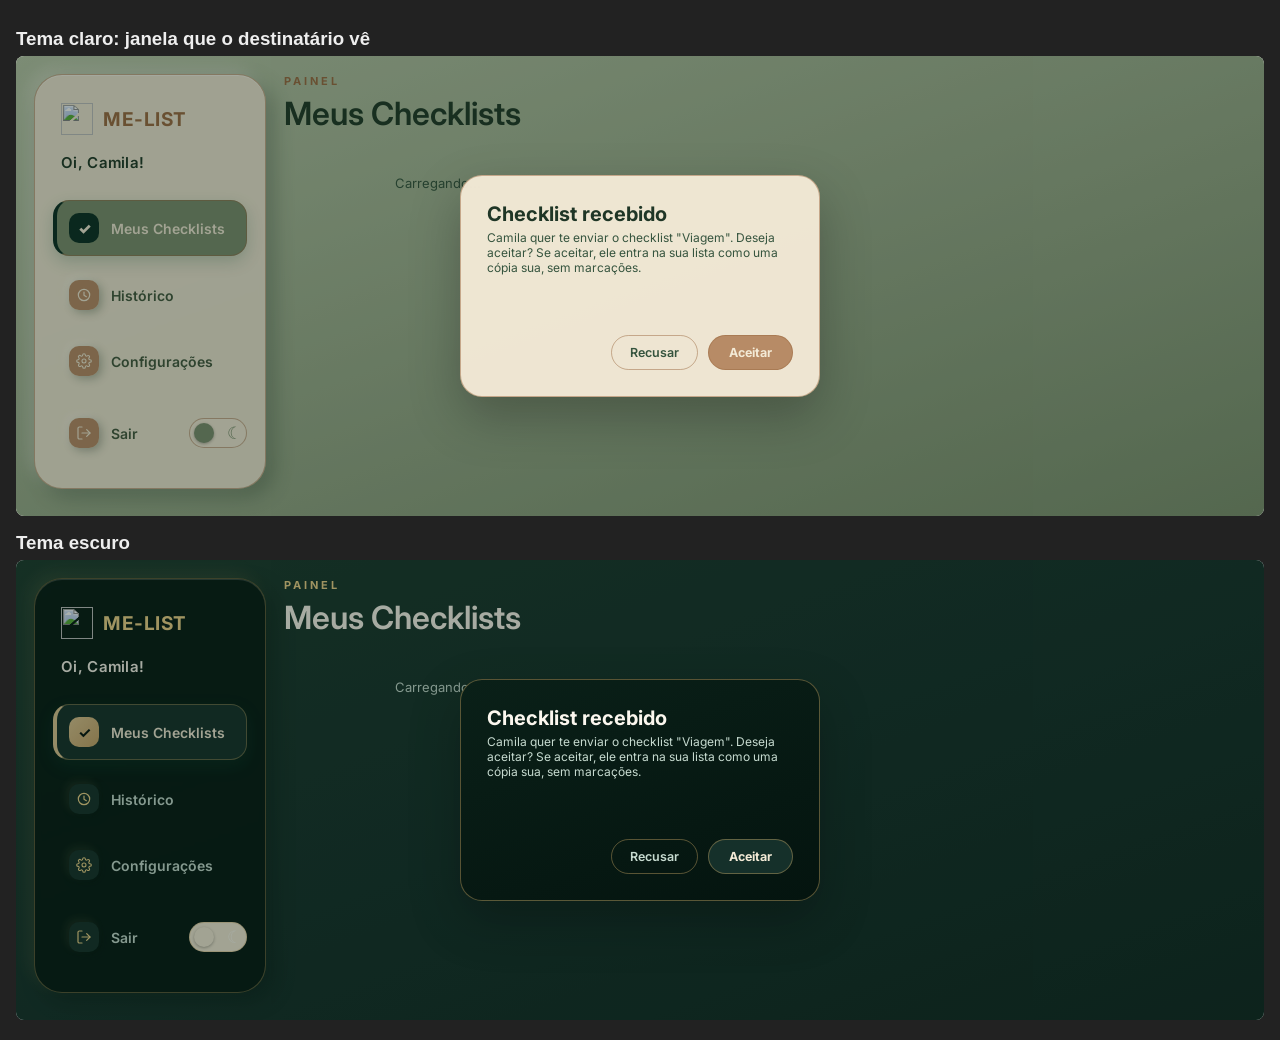
<file: docs/previa-aceite.html>
<!DOCTYPE html><html lang="pt-br"><head><meta charset="UTF-8"><title>Previa aceite</title>
<style>body{margin:0;padding:16px;background:#222;font-family:sans-serif;color:#eee}h3{margin:12px 0 6px}iframe{width:100%;height:460px;border:0;border-radius:8px;background:#fff}</style></head><body>
<h3>Tema claro: janela que o destinatário vê</h3><iframe srcdoc="&lt;!DOCTYPE html&gt;
&lt;html lang=&quot;pt-br&quot; data-theme=&quot;light&quot;&gt;
&lt;head&gt;
  &lt;meta charset=&quot;UTF-8&quot;&gt;
  &lt;meta name=&quot;viewport&quot; content=&quot;width=device-width, initial-scale=1.0&quot;&gt;
  
  &lt;title&gt;Meus Checklists - Checklist Melissa&lt;/title&gt;
  &lt;link rel=&quot;manifest&quot; href=&quot;manifest.json&quot;&gt;
  &lt;link rel=&quot;icon&quot; type=&quot;image/png&quot; href=&quot;icons/favicon-32.png&quot;&gt;
  &lt;link rel=&quot;apple-touch-icon&quot; href=&quot;icons/icon-192.png&quot;&gt;
  &lt;meta name=&quot;theme-color&quot; content=&quot;#7C8F6E&quot;&gt;
  
  
&lt;style&gt;@import url(&#x27;https://fonts.googleapis.com/css2?family=Cormorant+Garamond:wght@500;600;700&amp;family=Inter:wght@400;500;600;700&amp;display=swap&#x27;);

/* ===== TOKENS ===== */
:root {
  --abismo: #04140F;
  --floresta: #0A2E23;
  --esmeralda: #14573F;
  --salvia: #3F6B54;
  --nevoa: #C7DBD0;

  --bronze: #8A6A2F;
  --antigo: #B8923F;
  --classico: #D4B06A;
  --brilho: #F0D48A;

  --creme: #FBF7EE;
  --pergaminho: #F3EAD6;
  --areia: #E8D9BC;

  --glow: rgba(240,212,138,0.35);
  --aura: rgba(46,125,91,0.45);
  --acento: #5FD3A8;

  --fonte-titulo: &#x27;Inter&#x27;, sans-serif;
  --fonte-base: &#x27;Inter&#x27;, sans-serif;
}

/* modo claro (padrão) — paleta sálvia + marrom */
:root[data-theme=&quot;light&quot;] {
  --sage-escuro: #7C8F6E;
  --sage-claro: #B9C7A8;
  --creme-cartao: #F5F1E5;
  --marrom: #9C6B42;
  --marrom-claro: #B88257;

  --fundo: linear-gradient(160deg, var(--sage-claro), var(--sage-escuro));
  --fundo-solido: var(--pergaminho);
  --nav-ativo-bg: var(--sage-escuro);

  --vidro-card: rgba(243, 234, 214, 0.96);
  --vidro-icone: rgba(178, 130, 90, 0.9);
  --vidro-realce: rgba(255, 255, 255, 0.45);
  --sombra-clara: rgba(255, 252, 244, 0.35);
  --sombra-escura: rgba(32, 56, 39, 0.3);

  --borda-dourada: rgba(156, 107, 66, 0.5);
  --texto-principal: #203827;
  --texto-suave: #43583E;
  --texto-dourado: var(--marrom);
  --sombra: 0 12px 28px rgba(20,87,63,0.18);
  --trilho: rgba(124, 143, 110, 0.3);

  --texto-card: #1F3626;
  --texto-suave-card: #35543E;
  --texto-dourado-card: #0F2A1A;
  --fundo-miolo: var(--pergaminho);

  --cor-particula: #EFDFBB;
  --glow-particula: rgba(239, 223, 187, 0.4);

  --menu-fundo: var(--vidro-card);

  --cartao-bg: rgba(243, 234, 214, 0.97);
  --cartao-borda: var(--borda-dourada);
  --cor-titulo-login: var(--esmeralda);

  --perigo-bg: rgba(192, 57, 43, 0.14);
  --perigo-borda: rgba(192, 57, 43, 0.4);
  --perigo-texto: #C0392B;

  --item-fundo: rgba(124, 143, 110, 0.22);

  --botao-mini-bg: var(--sage-escuro);
  --botao-mini-texto: var(--pergaminho);
  --progresso-cor1: var(--marrom-claro);
  --progresso-cor2: var(--marrom);

  --pdf-doc-fundo: #F3EAD6;
  --pdf-doc-traco: #0F2A1A;
  --pdf-faixa-ini: #7C8F6E;
  --pdf-faixa-fim: #0F2A1A;
  --pdf-faixa-texto: #F3EAD6;

  --interruptor-ligado: #7C8F6E;
}

/* modo escuro */
:root[data-theme=&quot;dark&quot;] {
  --fundo: linear-gradient(160deg, #1C3A2D 0%, #15302A 50%, #0F2620 100%);
  --fundo-solido: var(--abismo);
  --nav-ativo-bg: #15302A;

  --classico: #DFC592;
  --antigo: #C7A368;

  --botao-mini-bg: var(--vidro-icone);
  --botao-mini-texto: var(--pergaminho);
  --progresso-cor1: var(--classico);
  --progresso-cor2: var(--antigo);

  --vidro-card: rgba(4, 20, 15, 0.82);
  --vidro-icone: #15302A;
  --vidro-realce: rgba(255, 255, 255, 0.18);
  --sombra-clara: rgba(240, 212, 138, 0.1);
  --sombra-escura: rgba(4, 20, 15, 0.35);

  --borda-dourada: rgba(212,176,106,0.4);
  --texto-principal: var(--creme);
  --texto-suave: var(--nevoa);
  --texto-dourado: var(--brilho);
  --sombra: 0 14px 36px rgba(0,0,0,0.5), 0 0 40px var(--aura);
  --trilho: rgba(143,181,160,0.22);

  --texto-card: var(--creme);
  --texto-suave-card: var(--nevoa);
  --texto-dourado-card: var(--brilho);
  --fundo-miolo: var(--abismo);

  --cor-particula: var(--brilho);
  --glow-particula: var(--glow);

  --menu-fundo: linear-gradient(160deg, rgba(10, 46, 35, 0.55), rgba(4, 20, 15, 0.78));

  --perigo-bg: rgba(212, 176, 106, 0.14);
  --perigo-borda: rgba(212, 176, 106, 0.45);
  --perigo-texto: var(--brilho);

  --item-fundo: rgba(95, 211, 168, 0.18);

  --cartao-bg: linear-gradient(160deg, #0A2018, #04140F);
  --cartao-borda: var(--borda-dourada);
  --cor-titulo-login: var(--brilho);

  --pdf-doc-fundo: #15302A;
  --pdf-doc-traco: #DFC592;
  --pdf-faixa-ini: #DFC592;
  --pdf-faixa-fim: #C7A368;
  --pdf-faixa-texto: #0F2620;

  --interruptor-ligado: #5FD3A8;
}

@media (prefers-reduced-motion: reduce) {
  * { animation-duration: 0.01ms !important; animation-iteration-count: 1 !important; transition-duration: 0.01ms !important; }
}

* {
  box-sizing: border-box;
}

body {
  margin: 0;
  min-height: 100vh;
  font-family: var(--fonte-base);
  background: var(--fundo);
  background-attachment: fixed;
  color: var(--texto-principal);
  transition: background 0.5s ease, color 0.5s ease;
}

/* ===== Tela de login ===== */
body.tela-login {
  display: flex;
  align-items: center;
  justify-content: center;
  padding: 20px;
  overflow-x: hidden;
}

#sakura-canvas {
  position: fixed;
  inset: 0;
  width: 100vw;
  height: 100vh;
  z-index: 0;
  pointer-events: none;
}

.botao-tema-login {
  position: fixed;
  top: 20px;
  right: 20px;
  z-index: 2;
  width: 40px;
  height: 40px;
  border-radius: 50%;
  border: 1px solid var(--cartao-borda);
  background: var(--cartao-bg);
  backdrop-filter: blur(6px);
  -webkit-backdrop-filter: blur(6px);
  color: var(--texto-principal);
  font-size: 18px;
  cursor: pointer;
  display: flex;
  align-items: center;
  justify-content: center;
}

.linha-saudacao {
  display: flex;
  align-items: center;
  justify-content: space-between;
  gap: 8px;
  margin-bottom: 28px;
  padding: 0 8px;
}
.linha-saudacao .saudacao-menu {
  margin-bottom: 0;
  padding: 0;
}
.linha-sair {
  display: flex;
  align-items: center;
  justify-content: space-between;
  gap: 8px;
}
.linha-sair .nav-item {
  flex: 1;
}
/* Interruptor de tema (sol/lua), no mesmo padrão do toggle &quot;Avisar na agenda&quot; */
.interruptor-tema {
  position: relative;
  display: inline-flex;
  flex-shrink: 0;
  cursor: pointer;
}
.interruptor-tema input {
  position: absolute;
  opacity: 0;
  width: 100%;
  height: 100%;
  margin: 0;
  cursor: pointer;
}
.interruptor-tema-trilho {
  width: 58px;
  height: 30px;
  border-radius: 999px;
  display: flex;
  align-items: center;
  justify-content: space-between;
  padding: 4px;
  border: 1px solid var(--cartao-borda);
  background: var(--pergaminho);
  overflow: visible;
  transition: background 0.25s ease, flex-direction 0.25s ease;
}
.interruptor-tema-bola {
  width: 20px;
  height: 20px;
  border-radius: 50%;
  background: var(--sage-escuro);
  box-shadow: 0 1px 3px rgba(0,0,0,0.3);
  flex-shrink: 0;
}
.interruptor-tema-icone {
  font-size: 17px;
  line-height: 1;
  color: var(--sage-escuro);
  flex-shrink: 0;
}
.interruptor-tema input:checked + .interruptor-tema-trilho {
  background: var(--abismo);
  flex-direction: row-reverse;
}
.interruptor-tema input:checked + .interruptor-tema-trilho .interruptor-tema-bola {
  background: var(--classico);
}
.interruptor-tema input:checked + .interruptor-tema-trilho .interruptor-tema-icone {
  color: var(--classico);
  font-size: 20px;
}

.cartao {
  background: var(--cartao-bg);
  border: 1px solid var(--cartao-borda);
  backdrop-filter: blur(6px);
  -webkit-backdrop-filter: blur(6px);
  border-radius: 20px;
  padding: 40px 32px;
  width: 100%;
  max-width: 380px;
  box-shadow: var(--sombra);
  text-align: center;
  position: relative;
  z-index: 1;
}

.cartao h1 {
  font-family: var(--fonte-titulo);
  color: var(--cor-titulo-login);
  font-size: 26px;
  margin-bottom: 8px;
}

.cartao p {
  font-size: 14px;
  color: var(--texto-suave-card);
  margin-bottom: 24px;
}

.area-login {
  display: flex;
  flex-direction: column;
  align-items: center;
  gap: 16px;
}

.area-codigo {
  display: none;
  flex-direction: column;
  gap: 12px;
  margin-top: 20px;
}

.area-codigo.visivel {
  display: flex;
}

.area-codigo input {
  padding: 12px;
  border-radius: 10px;
  border: 2px solid var(--areia);
  font-size: 15px;
  text-align: center;
}

.area-codigo input:focus {
  outline: none;
  border-color: var(--esmeralda);
}

.botao-principal {
  background: var(--esmeralda);
  color: var(--creme);
  border: none;
  padding: 12px 20px;
  border-radius: 10px;
  font-size: 15px;
  font-weight: bold;
  cursor: pointer;
}

.botao-principal:hover {
  opacity: 0.9;
}

.mensagem {
  font-size: 13px;
  margin-top: 12px;
  min-height: 18px;
}

.mensagem.erro {
  color: #C0392B;
}

.mensagem.info {
  color: #2E7D8C;
}

/* ===== Estrutura do app (pós-login) ===== */
.app {
  display: flex;
  min-height: 100vh;
  gap: 18px;
  padding: 18px;
  position: relative;
  align-items: flex-start;
}

/* ===== brilhinhos ===== */
.particulas {
  position: fixed;
  inset: 0;
  pointer-events: none;
  z-index: 0;
  opacity: 1;
  transition: opacity 0.6s ease;
}
.particula {
  position: absolute;
  width: 4px;
  height: 4px;
  border-radius: 50%;
  background: var(--cor-particula);
  box-shadow: 0 0 5px 1px var(--glow-particula);
  animation: flutuar 9s ease-in-out infinite;
}
@keyframes flutuar {
  0%, 100% { transform: translateY(0) translateX(0); opacity: 0.15; }
  50% { transform: translateY(-26px) translateX(8px); opacity: 0.5; }
}

/* ===== SIDEBAR ===== */
.barra-lateral {
  position: relative;
  z-index: 1;
  width: 232px;
  flex-shrink: 0;
  background: var(--vidro-card);
  backdrop-filter: blur(3px) saturate(130%);
  -webkit-backdrop-filter: blur(3px) saturate(130%);
  border: 1px solid var(--borda-dourada);
  border-radius: 28px;
  padding: 28px 18px;
  display: flex;
  flex-direction: column;
  box-shadow: 8px 8px 20px var(--sombra-escura), -6px -6px 16px var(--sombra-clara), inset 0 1px 0 var(--vidro-realce);
}

.marca-menu {
  display: flex;
  align-items: center;
  gap: 10px;
  margin-bottom: 18px;
  padding: 0 8px;
}
.marca-menu img {
  width: 32px;
  height: 32px;
  flex-shrink: 0;
}
.marca-menu span {
  font-family: var(--fonte-base);
  font-size: 19px;
  font-weight: 700;
  letter-spacing: 0.5px;
  color: var(--texto-dourado);
}

.saudacao-menu {
  font-family: var(--fonte-titulo);
  font-weight: 600;
  font-size: 15px;
  letter-spacing: 0.3px;
  margin-bottom: 28px;
  padding: 0 8px;
  color: var(--texto-principal);
}

.nav-lista { display: flex; flex-direction: column; gap: 12px; }

.nav-item {
  display: flex;
  align-items: center;
  gap: 12px;
  padding: 12px 16px;
  border-radius: 16px;
  color: var(--texto-suave);
  font-family: var(--fonte-base);
  font-size: 14px;
  font-weight: 600;
  cursor: pointer;
  border: none;
  background: transparent;
  width: 100%;
  text-align: left;
  transition: all 0.25s ease;
}

.nav-item .nav-icone {
  font-size: 15px;
  width: 30px;
  height: 30px;
  border-radius: 10px;
  background: var(--vidro-icone);
  box-shadow: 3px 3px 8px var(--sombra-escura), -3px -3px 8px var(--sombra-clara);
  display: flex;
  align-items: center;
  justify-content: center;
  flex-shrink: 0;
  color: var(--pergaminho);
}
.nav-item .nav-icone svg {
  width: 16px;
  height: 16px;
  display: block;
}

.nav-item.ativo {
  color: var(--pergaminho);
  background: var(--nav-ativo-bg);
  box-shadow: 0 6px 16px rgba(20,87,63,0.22);
  border: 1px solid var(--borda-dourada);
  border-left: 4px solid var(--classico);
  padding-left: 12px;
}
.nav-item.ativo .nav-icone {
  background: linear-gradient(135deg, var(--classico), var(--antigo));
  color: var(--floresta);
  box-shadow: none;
  font-weight: 700;
}
.nav-item.ativo .nav-icone svg {
  stroke-width: 2.6;
}

/* Tema escuro: ícone do item de menu selecionado na cor verde do fundo
   dos cards (resto do botão continua igual: fundo dourado, borda). */
:root[data-theme=&quot;dark&quot;] .nav-item.ativo .nav-icone {
  color: var(--abismo);
}

/* Tema claro: fundo do ícone em verde-floresta (escuro) com o ícone
   bege, e a borda lateral do item na mesma cor do fundo do ícone.
   Claro bege-sobre-escuro &quot;parece&quot; mais fino que escuro-sobre-dourado
   com o mesmo peso, então aqui o traço é um pouco mais grosso pra
   compensar e os dois lerem como igualmente em negrito. */
:root[data-theme=&quot;light&quot;] .nav-item.ativo .nav-icone {
  background: var(--floresta);
  color: var(--pergaminho);
  font-weight: 900;
}
:root[data-theme=&quot;light&quot;] .nav-item.ativo .nav-icone svg {
  stroke-width: 3.2;
}
:root[data-theme=&quot;light&quot;] .nav-item.ativo {
  border-left-color: var(--floresta);
}

.nav-rodape { margin-top: auto; padding-top: 18px; display: flex; flex-direction: column; gap: 8px; }

.botao-tema {
  display: flex;
  align-items: center;
  gap: 10px;
  padding: 10px 14px;
  border-radius: 14px;
  border: 1px solid var(--borda-dourada);
  background: var(--vidro-icone);
  color: var(--texto-suave);
  font-family: var(--fonte-base);
  font-size: 13px;
  font-weight: 600;
  cursor: pointer;
}

.bloco-horario {
  display: flex;
  gap: 8px;
}
.select-hora {
  flex: 1;
  min-width: 0;
  padding: 6px 8px;
  border-radius: 14px;
  border: 1px solid var(--borda-dourada);
  background: var(--vidro-icone);
  color: var(--pergaminho);
  font-family: var(--fonte-base);
  font-size: 13px;
  font-weight: 600;
  cursor: pointer;
}

.bloco-agenda {
  margin-bottom: 14px;
  border-radius: 14px;
  border: 1px solid var(--borda-dourada);
  padding: 4px 14px 12px;
}
.linha-agenda {
  display: flex;
  align-items: center;
  justify-content: space-between;
  gap: 10px;
  padding: 4px 0;
  flex-wrap: wrap;
}
.linha-agenda-detalhes {
  display: flex;
  align-items: flex-end;
  gap: 14px;
  flex-wrap: wrap;
  padding-top: 10px;
  border-top: 1px solid var(--borda-dourada);
  margin-top: 4px;
}
.campo-agenda {
  display: flex;
  flex-direction: column;
  gap: 4px;
}
.campo-agenda label {
  font-size: 10.5px;
  font-weight: 700;
  letter-spacing: 0.5px;
  text-transform: uppercase;
  color: var(--texto-suave-card);
}
.campo-data {
  padding: 6px 10px;
  border-radius: 14px;
  border: 1px solid var(--borda-dourada);
  background: var(--vidro-icone);
  color: var(--pergaminho);
  font-family: var(--fonte-base);
  font-size: 13px;
  font-weight: 600;
}
.campo-repetir {
  flex: 1;
  min-width: 140px;
}
.linha-agenda-recorrencia {
  display: flex;
  align-items: center;
  gap: 16px;
  flex-wrap: wrap;
  padding-top: 10px;
}
.dias-semana-chips {
  display: flex;
  gap: 4px;
}
.chip-dia {
  width: 26px;
  height: 26px;
  border-radius: 50%;
  border: 1px solid var(--borda-dourada);
  background: transparent;
  color: var(--texto-suave-card);
  font-size: 11px;
  font-weight: 700;
  cursor: pointer;
  display: flex;
  align-items: center;
  justify-content: center;
}
.chip-dia.ativo {
  background: var(--nav-ativo-bg);
  color: var(--pergaminho);
  border-color: transparent;
}
.campo-intervalo {
  display: flex;
  align-items: center;
  gap: 6px;
  font-size: 12px;
  font-weight: 600;
  color: var(--texto-suave-card);
}
.campo-intervalo input {
  width: 42px;
  padding: 5px 6px;
  text-align: center;
  border-radius: 8px;
  border: 1px solid var(--borda-dourada);
  background: var(--vidro-icone);
  color: var(--pergaminho);
  font-family: var(--fonte-base);
  font-size: 13px;
  font-weight: 600;
}
.rotulo-agenda {
  font-family: var(--fonte-base);
  font-size: 13px;
  font-weight: 600;
  color: var(--texto-suave-card);
  margin-right: auto;
}
.status-salvando-agenda {
  font-family: var(--fonte-base);
  font-size: 11px;
  font-weight: 600;
  font-style: italic;
  color: var(--texto-suave-card);
  opacity: 0.75;
  display: none;
}
.status-salvando-agenda.visivel {
  display: inline-block;
}
.icone-agenda-link {
  width: 34px;
  height: 34px;
  border-radius: 10px;
  display: flex;
  align-items: center;
  justify-content: center;
  flex-shrink: 0;
  border: 1px solid var(--borda-dourada);
  background: var(--vidro-icone);
  color: var(--texto-dourado-card);
  cursor: pointer;
  padding: 0;
  transition: transform 0.15s ease;
}
.icone-agenda-link:hover {
  transform: translateY(-1px);
}
.icone-agenda-link svg {
  display: block;
  width: 18px;
  height: 18px;
}
:root[data-theme=&quot;light&quot;] .icone-agenda-link {
  background: var(--pergaminho);
  color: var(--texto-dourado-card);
}
:root[data-theme=&quot;dark&quot;] .icone-agenda-link {
  background: transparent;
}

/* Interruptor (toggle) de avisar na agenda, no mesmo tom dourado usado
   pros itens marcados e pela barra de progresso. */
.interruptor {
  position: relative;
  display: inline-flex;
  flex-shrink: 0;
  cursor: pointer;
}
.interruptor input {
  position: absolute;
  opacity: 0;
  width: 100%;
  height: 100%;
  margin: 0;
  cursor: pointer;
}
.interruptor-trilho {
  width: 38px;
  height: 20px;
  border-radius: 999px;
  background: var(--vidro-icone);
  border: 1px solid var(--borda-dourada);
  display: flex;
  align-items: center;
  padding: 2px;
  transition: background 0.25s ease, border-color 0.25s ease;
}
.interruptor-bola {
  width: 14px;
  height: 14px;
  border-radius: 50%;
  background: var(--creme);
  box-shadow: 0 1px 3px rgba(0,0,0,0.3);
  transition: transform 0.25s ease;
}
.interruptor input:checked + .interruptor-trilho {
  background: var(--interruptor-ligado);
  border-color: transparent;
}
.interruptor input:checked + .interruptor-trilho .interruptor-bola {
  transform: translateX(16px);
}
.interruptor input:focus-visible + .interruptor-trilho {
  outline: 2px solid var(--texto-dourado);
  outline-offset: 2px;
}

.linha-agenda .select-hora {
  flex: none;
  width: auto;
}
.linha-agenda .select-hora:disabled {
  opacity: 0.5;
  cursor: not-allowed;
}

/* modo claro: fonte do horário na mesma cor verde do fundo da página;
   ícones de lápis/lixeira com fundo bege, mantendo a cor do ícone */
:root[data-theme=&quot;light&quot;] .select-hora {
  color: var(--pergaminho);
  background: var(--sage-escuro);
}
:root[data-theme=&quot;light&quot;] .linha-agenda .select-hora:disabled {
  opacity: 1;
}
:root[data-theme=&quot;light&quot;] .icone-renomear,
:root[data-theme=&quot;light&quot;] .icone-lixeira,
:root[data-theme=&quot;light&quot;] .icone-marcar-secao,
:root[data-theme=&quot;light&quot;] .icone-limpar-secao,
:root[data-theme=&quot;light&quot;] .icone-copiar-secao,
:root[data-theme=&quot;light&quot;] .icone-pdf,
:root[data-theme=&quot;light&quot;] .icone-duplicar,
:root[data-theme=&quot;light&quot;] .icone-config {
  background: var(--pergaminho);
}

/* Tema escuro: mesmo padrão do tema claro — fundo do ícone igual ao
   fundo do card por trás dele (só a borda dourada e o ícone aparecem). */
:root[data-theme=&quot;dark&quot;] .icone-renomear,
:root[data-theme=&quot;dark&quot;] .icone-lixeira,
:root[data-theme=&quot;dark&quot;] .icone-marcar-secao,
:root[data-theme=&quot;dark&quot;] .icone-limpar-secao,
:root[data-theme=&quot;dark&quot;] .icone-copiar-secao,
:root[data-theme=&quot;dark&quot;] .icone-pdf,
:root[data-theme=&quot;dark&quot;] .icone-duplicar,
:root[data-theme=&quot;dark&quot;] .icone-config {
  background: transparent;
}

/* Texto/ícone branco em cima de todo fundo marrom (var(--vidro-icone) no
   tema claro) — no tema escuro essa mesma variável já é verde escura, não
   marrom, então fica como estava. */
:root[data-theme=&quot;light&quot;] .nav-item .nav-icone,
:root[data-theme=&quot;light&quot;] .botao-tema,
:root[data-theme=&quot;light&quot;] .icone-widget,
:root[data-theme=&quot;light&quot;] .icone-menu-item:hover,
:root[data-theme=&quot;light&quot;] .icone-menu-item.aberto,
:root[data-theme=&quot;light&quot;] .select-hora,
:root[data-theme=&quot;light&quot;] .botao-widget,
:root[data-theme=&quot;light&quot;] .botao-salvar {
  color: var(--pergaminho);
}

/* Mesmo padrão no tema escuro: os ícones/textos que saíam esverdeados ou
   dourados nesses mesmos lugares passam a usar o bege padrão (igual o
   botão &quot;Meus Checklists&quot; ativo, que já usava essa cor). */
:root[data-theme=&quot;dark&quot;] .botao-tema,
:root[data-theme=&quot;dark&quot;] .icone-widget,
:root[data-theme=&quot;dark&quot;] .icone-menu-item:hover,
:root[data-theme=&quot;dark&quot;] .icone-menu-item.aberto {
  color: var(--pergaminho);
}

/* Ícones do menu lateral (Dashboard, Meus Checklists, Histórico,
   Configurações, Sair): mesma cor dourada e mesmo tamanho para todos,
   no tema escuro. O item ativo mantém seu próprio estilo (fundo em
   degradê dourado), definido logo abaixo. */
:root[data-theme=&quot;dark&quot;] .nav-item .nav-icone {
  color: var(--texto-dourado-card);
}

/* ===== CONTEÚDO ===== */
.conteudo { position: relative; z-index: 1; flex: 1; min-width: 0; }

.topo { margin-bottom: 22px; }
.selo-topo {
  font-size: 11px;
  letter-spacing: 3px;
  color: var(--texto-dourado);
  text-transform: uppercase;
  margin-bottom: 6px;
  font-weight: 700;
}
.topo h1 {
  font-family: var(--fonte-titulo);
  font-weight: 600;
  font-size: 32px;
  margin: 0;
  color: var(--texto-principal);
}

.grade-widgets {
  display: grid;
  grid-template-columns: 1fr 1fr;
  gap: 20px;
}
@media (max-width: 760px) {
  .app { flex-direction: column; }
  .barra-lateral { width: 100%; }
  .grade-widgets { grid-template-columns: 1fr; }
}

.widget {
  background: var(--vidro-card);
  backdrop-filter: blur(3px) saturate(130%);
  -webkit-backdrop-filter: blur(3px) saturate(130%);
  border: 1px solid var(--borda-dourada);
  border-radius: 24px;
  padding: 24px;
  box-shadow: 8px 8px 20px var(--sombra-escura), -6px -6px 16px var(--sombra-clara), inset 0 1px 0 var(--vidro-realce);
}

.widget-topo { display: flex; align-items: center; justify-content: space-between; margin-bottom: 20px; }
.widget-titulo {
  display: flex;
  align-items: center;
  gap: 10px;
  font-size: 12px;
  font-weight: 700;
  letter-spacing: 1.5px;
  text-transform: uppercase;
  color: var(--texto-card);
}
.icone-widget {
  width: 30px; height: 30px;
  border-radius: 10px;
  display: flex; align-items: center; justify-content: center;
  font-size: 14px;
  background: var(--vidro-icone);
  box-shadow: 3px 3px 8px var(--sombra-escura), -3px -3px 8px var(--sombra-clara);
  color: var(--texto-dourado-card);
}
.icone-widget svg {
  width: 16px;
  height: 16px;
  display: block;
}
.widget-tag { font-size: 10.5px; color: var(--texto-suave-card); letter-spacing: 1px; font-weight: 600; }

.barras-semana { display: flex; align-items: flex-end; justify-content: space-between; height: 90px; gap: 8px; margin-bottom: 10px; }
.barra-dia { flex: 1; display: flex; flex-direction: column; align-items: center; gap: 6px; }
.barra-coluna {
  width: 100%; max-width: 18px; height: 36px;
  border-radius: 8px;
  background: var(--trilho);
  box-shadow: inset 2px 2px 4px rgba(0,0,0,0.08);
}
.barra-dia span { font-size: 10px; color: var(--texto-suave-card); font-weight: 600; }

.widget-rodape { display: flex; gap: 20px; padding-top: 14px; border-top: 1px solid var(--borda-dourada); }
.widget-rodape .metrica strong { display: block; font-family: var(--fonte-titulo); font-size: 24px; color: var(--texto-dourado-card); font-weight: 700; }
.widget-rodape .metrica span { font-size: 11px; color: var(--texto-suave-card); font-weight: 600; }

.anel-progresso { display: flex; align-items: center; justify-content: center; margin: 6px 0 16px; }
.anel {
  width: 112px; height: 112px; border-radius: 50%;
  background: conic-gradient(var(--classico) 0deg, var(--trilho) 0deg);
  display: flex; align-items: center; justify-content: center;
  box-shadow: inset 3px 3px 8px rgba(0,0,0,0.12), 0 0 22px var(--glow);
}
.anel-miolo {
  width: 84px; height: 84px; border-radius: 50%;
  background: var(--fundo-miolo);
  display: flex; flex-direction: column; align-items: center; justify-content: center;
}
.anel-miolo strong { font-family: var(--fonte-titulo); font-size: 20px; color: var(--texto-dourado-card); font-weight: 700; }
.anel-miolo span { font-size: 10px; color: var(--texto-suave-card); font-weight: 600; }

.linha-habitos { display: flex; justify-content: space-between; gap: 10px; }
.habito { display: flex; flex-direction: column; align-items: center; gap: 8px; flex: 1; }
.mini-anel {
  width: 54px; height: 54px; border-radius: 50%;
  background: conic-gradient(var(--classico) 0deg, var(--trilho) 0deg);
  display: flex; align-items: center; justify-content: center;
  box-shadow: inset 2px 2px 6px rgba(0,0,0,0.12);
}
.mini-anel-miolo {
  width: 40px; height: 40px; border-radius: 50%;
  background: var(--fundo-miolo);
  display: flex; align-items: center; justify-content: center;
  font-size: 14px;
}
.habito span { font-size: 10px; color: var(--texto-suave-card); text-align: center; font-weight: 600; }

.widget-acao { display: flex; flex-direction: column; gap: 14px; }
.widget-acao p { margin: 0; font-size: 13px; color: var(--texto-suave-card); line-height: 1.6; font-weight: 500; }
.botao-widget {
  align-self: flex-start;
  background: var(--vidro-icone);
  color: var(--pergaminho);
  border: 1px solid var(--borda-dourada);
  padding: 11px 26px;
  border-radius: 999px;
  font-family: var(--fonte-titulo);
  font-size: 16px;
  font-weight: 600;
  letter-spacing: 0.3px;
  cursor: pointer;
  box-shadow: 3px 3px 10px var(--sombra-escura), -2px -2px 8px var(--sombra-clara);
  transition: box-shadow 0.3s ease, transform 0.2s ease;
}
.botao-widget:hover {
  box-shadow: 0 0 0 5px var(--glow);
  transform: translateY(-1px);
}

/* ===== MEUS CHECKLISTS ===== */
.grade-checklists {
  display: grid;
  grid-template-columns: repeat(auto-fill, minmax(230px, 1fr));
  gap: 20px;
}

.card-checklist {
  background: var(--vidro-card);
  backdrop-filter: blur(3px) saturate(130%);
  -webkit-backdrop-filter: blur(3px) saturate(130%);
  border: 1px solid var(--borda-dourada);
  border-radius: 24px;
  padding: 22px;
  box-shadow: 8px 8px 20px var(--sombra-escura), -6px -6px 16px var(--sombra-clara), inset 0 1px 0 var(--vidro-realce);
  cursor: pointer;
  display: flex;
  flex-direction: column;
  gap: 14px;
  transition: transform 0.2s ease, box-shadow 0.3s ease;
}
.card-checklist:hover {
  transform: translateY(-2px);
  box-shadow: 0 0 0 4px var(--glow), 8px 8px 20px var(--sombra-escura), -6px -6px 16px var(--sombra-clara);
}
.card-checklist .widget-titulo { color: var(--texto-card); }
.card-checklist-progresso {
  height: 8px;
  border-radius: 999px;
  background: var(--trilho);
  overflow: hidden;
}
.card-checklist-progresso span {
  display: block;
  height: 100%;
  border-radius: 999px;
  background: linear-gradient(90deg, var(--classico), var(--antigo));
  transition: width 0.4s ease;
}
.card-checklist-rodape {
  display: flex;
  justify-content: space-between;
  font-size: 11px;
  font-weight: 600;
  color: var(--texto-suave-card);
}

.card-novo {
  align-items: center;
  justify-content: center;
  text-align: center;
  color: var(--texto-suave-card);
  font-weight: 700;
  font-size: 14px;
  min-height: 150px;
  border-style: dashed;
}
.card-novo span.simbolo-novo {
  font-size: 28px;
  display: block;
  margin-bottom: 8px;
  color: var(--texto-dourado-card);
}

/* ===== VISTA DE ITENS ===== */
.botao-voltar {
  display: inline-flex;
  align-items: center;
  gap: 8px;
  background: none;
  border: none;
  color: var(--texto-suave);
  font-family: var(--fonte-base);
  font-size: 13px;
  font-weight: 600;
  cursor: pointer;
  margin-bottom: 14px;
  padding: 0;
}

.painel-itens {
  background: var(--vidro-card);
  backdrop-filter: blur(3px) saturate(130%);
  -webkit-backdrop-filter: blur(3px) saturate(130%);
  border: 1px solid var(--borda-dourada);
  border-radius: 24px;
  padding: 26px;
  box-shadow: 8px 8px 20px var(--sombra-escura), -6px -6px 16px var(--sombra-clara), inset 0 1px 0 var(--vidro-realce);
  max-width: 560px;
}

.painel-itens-topo {
  display: flex;
  align-items: center;
  justify-content: space-between;
  margin-bottom: 18px;
}
.painel-itens-topo h2 {
  font-family: var(--fonte-titulo);
  font-size: 24px;
  margin: 0;
  color: var(--texto-card);
}
.topo-direita {
  display: flex;
  align-items: center;
  gap: 12px;
  flex-shrink: 0;
}
.painel-itens-topo h2,
.titulo-checklist-input {
  flex: 1;
  min-width: 0;
  margin-right: 12px;
}
.painel-itens-topo h2.titulo-editavel { cursor: text; }
.titulo-checklist-input {
  font-family: var(--fonte-titulo);
  font-size: 24px;
  line-height: normal;
  color: var(--texto-card);
  background: transparent;
  border: none;
  border-bottom: 1px dashed var(--borda-dourada);
  border-radius: 0;
  padding: 0;
  margin-top: 0;
  margin-bottom: 0;
}
.titulo-checklist-input:focus {
  outline: none;
}
.icones-titulo {
  display: flex;
  gap: 8px;
}
.icones-titulo .icone-renomear {
  margin-left: 0;
}
:root[data-theme=&quot;light&quot;] .icone-renomear.ativo,
:root[data-theme=&quot;dark&quot;] .icone-renomear.ativo {
  background: var(--botao-mini-bg);
  color: var(--botao-mini-texto);
  border-color: transparent;
}
.secao-titulo-editavel {
  cursor: text;
}
.progresso-painel { margin-bottom: 18px; }
.progresso-texto {
  display: flex;
  justify-content: space-between;
  font-size: 12px;
  font-weight: 600;
  color: var(--texto-suave-card);
  margin-bottom: 8px;
}
.progresso-percentual { color: var(--texto-dourado-card); font-weight: 700; }
.progresso-trilha {
  height: 8px;
  border-radius: 999px;
  background: var(--trilho);
  overflow: hidden;
}
.progresso-trilha span {
  display: block;
  height: 100%;
  border-radius: 999px;
  background: linear-gradient(90deg, var(--progresso-cor1), var(--progresso-cor2));
  transition: width 0.4s ease;
}

.acoes-itens { display: flex; align-items: center; gap: 10px; margin-bottom: 18px; flex-wrap: wrap; }
#acoesNormais { justify-content: space-between; }
.acoes-itens-esquerda { display: flex; align-items: flex-start; gap: 10px; flex-wrap: wrap; }
.bloco-botao-historico {
  display: flex;
  flex-direction: column;
  align-items: flex-start;
  gap: 4px;
}
.info-ultimo-historico {
  font-family: var(--fonte-base);
  font-size: 11px;
  font-weight: 600;
  color: var(--texto-suave-card);
  opacity: 0.7;
  padding-left: 2px;
}
.botao-mini {
  background: var(--botao-mini-bg);
  color: var(--botao-mini-texto);
  border: 1px solid var(--borda-dourada);
  padding: 7px 14px;
  border-radius: 999px;
  font-family: var(--fonte-base);
  font-size: 12px;
  font-weight: 600;
  cursor: pointer;
}

.lista-itens { display: flex; flex-direction: column; gap: 2px; margin-bottom: 18px; }

.item-check {
  display: flex;
  align-items: center;
  gap: 14px;
  padding: 10px 2px;
  cursor: pointer;
  transition: opacity 0.2s ease;
}

.caixa-check {
  width: 24px;
  height: 24px;
  border-radius: 8px;
  border: 2px solid var(--borda-dourada);
  flex-shrink: 0;
  display: flex;
  align-items: center;
  justify-content: center;
  color: var(--floresta);
  font-size: 14px;
  font-weight: 700;
  background: transparent;
  transition: all 0.2s ease;
}
.item-check.marcado .caixa-check {
  background: linear-gradient(135deg, var(--classico), var(--antigo));
  border-color: transparent;
}
.item-check.marcado span.texto-item {
  text-decoration: line-through;
  opacity: 0.6;
}
.selo-concluido {
  margin-left: auto;
  font-size: 11px;
  font-weight: 700;
  color: var(--texto-dourado-card);
  letter-spacing: 0.3px;
  flex-shrink: 0;
}
.texto-item {
  flex: 1;
  min-width: 0;
  font-size: 14px;
  font-weight: 500;
  color: var(--texto-card);
}
.texto-item-editavel {
  cursor: text;
}
.texto-item-input {
  flex: 1;
  min-width: 0;
  font-family: var(--fonte-base);
  font-size: 14px;
  font-weight: 500;
  color: var(--texto-card);
  background: var(--fundo-solido);
  border: 1px solid var(--borda-dourada);
  border-radius: 8px;
  padding: 4px 8px;
}
.texto-item-input:focus {
  outline: none;
}

.linha-novo-item {
  display: flex;
  gap: 10px;
}
.linha-novo-item input,
.linha-novo-item textarea {
  flex: 1;
  padding: 10px 14px;
  border-radius: 999px;
  border: 1px solid var(--borda-dourada);
  background: var(--fundo-solido);
  color: var(--texto-principal);
  font-family: var(--fonte-base);
  font-size: 13px;
}
.linha-novo-item input:focus,
.linha-novo-item textarea:focus { outline: none; }
.linha-novo-item textarea {
  resize: none;
  overflow: hidden;
  max-height: 120px;
  line-height: 1.3;
}

.estado-vazio {
  font-size: 13px;
  color: var(--texto-suave-card);
  text-align: center;
  padding: 20px 0;
}

.botao-perigo {
  background: var(--perigo-bg);
  border-color: var(--perigo-borda);
  color: var(--perigo-texto);
}

.item-check.item-edicao {
  justify-content: space-between;
}
.item-check.selecionado {
  box-shadow: 0 0 0 2px var(--borda-dourada) inset;
  opacity: 0.85;
}

.icone-lixeira,
.icone-renomear,
.icone-pdf,
.icone-duplicar,
.icone-config {
  width: 34px;
  height: 34px;
  border-radius: 10px;
  display: flex;
  align-items: center;
  justify-content: center;
  font-size: 17px;
  border: 1px solid var(--borda-dourada);
  cursor: pointer;
  flex-shrink: 0;
  padding: 0;
  transition: transform 0.15s ease;
}
.icone-lixeira:hover,
.icone-renomear:hover,
.icone-pdf:hover,
.icone-duplicar:hover,
.icone-config:hover {
  transform: translateY(-1px);
}
.icone-duplicar:disabled {
  opacity: 0.5;
  cursor: wait;
  transform: none;
}

.icone-lixeira {
  background: var(--perigo-bg);
  color: var(--perigo-texto);
}

.icone-renomear {
  background: var(--vidro-icone);
  color: var(--texto-dourado-card);
  margin-left: auto;
}

.icone-pdf {
  background: var(--vidro-icone);
}
.icone-pdf svg { display: block; width: 18px; height: 18px; }

.icone-config {
  background: var(--vidro-icone);
  color: var(--texto-dourado-card);
}
.icone-config svg { display: block; width: 18px; height: 18px; }

.icone-duplicar {
  background: var(--vidro-icone);
  color: var(--texto-dourado-card);
}
.icone-duplicar svg { display: block; width: 18px; height: 18px; }

/* ===== Janela de configurações do checklist (histórico / zerar diário) ===== */
.janela-overlay {
  position: fixed;
  inset: 0;
  background: rgba(10, 30, 20, 0.35);
  display: flex;
  align-items: center;
  justify-content: center;
  z-index: 100;
}
.janela-config {
  width: 360px;
  max-width: calc(100vw - 40px);
  background: var(--cartao-bg);
  border: 1px solid var(--cartao-borda);
  border-radius: 22px;
  padding: 26px;
  box-shadow: 0 20px 50px rgba(0,0,0,0.25);
}
.janela-config h2 {
  font-family: var(--fonte-titulo);
  font-size: 20px;
  margin: 0 0 4px;
  color: var(--texto-card);
}
.janela-config .subtitulo {
  font-size: 12px;
  color: var(--texto-suave-card);
  margin: 0 0 20px;
}
.linha-opcao {
  display: flex;
  align-items: flex-start;
  justify-content: space-between;
  gap: 14px;
  padding: 14px 0;
  border-top: 1px solid var(--borda-dourada);
}
.linha-opcao:first-of-type { border-top: none; }
.linha-destino {
  display: flex;
  flex-direction: column;
  gap: 8px;
  padding: 12px 0;
  border-top: 1px solid var(--borda-dourada);
}
.linha-destino:first-of-type { border-top: none; }
.opcao-radio {
  display: flex;
  align-items: center;
  gap: 8px;
  font-size: 13.5px;
  font-weight: 700;
  color: var(--texto-card);
  cursor: pointer;
}
.opcao-radio input[type=&quot;radio&quot;] {
  accent-color: var(--classico);
  width: 15px;
  height: 15px;
  cursor: pointer;
}
.linha-destino select.select-hora {
  width: 100%;
}
.linha-destino input:disabled,
.linha-destino select:disabled {
  opacity: 0.45;
  cursor: not-allowed;
}
.opcao-texto strong { display: block; font-size: 13.5px; color: var(--texto-card); font-weight: 700; margin-bottom: 3px; }
.opcao-texto span { display: block; font-size: 11.5px; color: var(--texto-suave-card); line-height: 1.5; }
.janela-botoes {
  display: flex;
  justify-content: flex-end;
  gap: 10px;
  margin-top: 22px;
}
.botao-fechar {
  background: transparent;
  border: 1px solid var(--borda-dourada);
  color: var(--texto-suave-card);
  padding: 9px 18px;
  border-radius: 999px;
  font-family: var(--fonte-base);
  font-size: 12.5px;
  font-weight: 600;
  cursor: pointer;
}
.botao-salvar {
  background: var(--vidro-icone);
  color: var(--pergaminho);
  border: 1px solid var(--borda-dourada);
  padding: 9px 20px;
  border-radius: 999px;
  font-family: var(--fonte-base);
  font-size: 12.5px;
  font-weight: 700;
  cursor: pointer;
}

/* ===== Botão &quot;Salvar no histórico&quot; (ação manual, separada de Marcar tudo) ===== */
.botao-historico {
  display: inline-flex;
  align-items: center;
  gap: 6px;
  background: transparent;
  border: 1px dashed var(--borda-dourada);
  color: var(--texto-dourado-card);
}
.icone-salvar-historico {
  width: 14px;
  height: 14px;
  flex-shrink: 0;
  display: block;
}

/* ===== Tela de Histórico ===== */
.cartao-historico {
  background: var(--vidro-card);
  backdrop-filter: blur(3px) saturate(130%);
  -webkit-backdrop-filter: blur(3px) saturate(130%);
  border: 1px solid var(--borda-dourada);
  border-radius: 24px;
  padding: 6px 10px 14px 10px;
  box-shadow: 8px 8px 20px var(--sombra-escura), -6px -6px 16px var(--sombra-clara), inset 0 1px 0 var(--vidro-realce);
}
.tabela-historico { width: 100%; border-collapse: collapse; }
.tabela-historico thead th {
  text-align: left;
  font-size: 10.5px;
  letter-spacing: 1.2px;
  text-transform: uppercase;
  color: var(--texto-suave-card);
  font-weight: 700;
  padding: 16px 16px 10px 16px;
}
.tabela-historico tbody tr { border-top: 1px solid var(--borda-dourada); }
.tabela-historico tbody td { padding: 14px 16px; font-size: 13px; color: var(--texto-card); font-weight: 500; vertical-align: middle; }
.td-nome { font-family: var(--fonte-titulo); font-size: 17px; font-weight: 700; color: var(--texto-dourado-card); }
.pill-status {
  display: inline-flex;
  align-items: center;
  gap: 6px;
  padding: 5px 13px;
  border-radius: 999px;
  font-size: 11px;
  font-weight: 700;
  letter-spacing: 0.3px;
  white-space: nowrap;
}
.pill-concluido { background: var(--item-fundo); color: var(--texto-suave-card); }
.pill-parcial { background: rgba(184,146,63,0.18); color: #9C6B42; }
:root[data-theme=&quot;dark&quot;] .pill-parcial { background: rgba(212,176,106,0.18); color: #DFC592; }
.td-horario { font-weight: 700; color: var(--texto-dourado-card); white-space: nowrap; }

.alca-arrastar {
  cursor: grab;
  color: var(--texto-suave-card);
  font-size: 14px;
  flex-shrink: 0;
  opacity: 0.6;
  padding: 0 2px;
  touch-action: none;
}
.alca-arrastar:active {
  cursor: grabbing;
}

.bloco-secao {
  padding: 10px 0 4px;
  margin-top: 4px;
  margin-bottom: 4px;
  border-top: 1px solid var(--borda-dourada);
}
.bloco-secao.secao-arrastando {
  opacity: 0.4;
}
.bloco-secao.secao-arrasto-sobre {
  box-shadow: 0 -3px 0 var(--classico) inset;
}
.alca-secao {
  cursor: grab;
}
.alca-secao:active {
  cursor: grabbing;
}
.secao-cabecalho {
  display: flex;
  align-items: center;
  gap: 10px;
  margin-bottom: 10px;
  padding: 0 2px;
}
.secao-titulo {
  font-family: var(--fonte-base);
  font-size: 14px;
  font-weight: 700;
  color: var(--texto-card);
}
.secao-titulo-input {
  font-family: var(--fonte-base);
  font-size: 14px;
  font-weight: 700;
  color: var(--texto-card);
  background: var(--fundo-solido);
  border: 1px solid var(--borda-dourada);
  border-radius: 8px;
  padding: 2px 8px;
  min-width: 0;
  flex: 1;
}
.secao-titulo-input:focus {
  outline: none;
}
.secao-contagem {
  font-size: 12px;
  font-weight: 600;
  color: var(--texto-suave-card);
}
.icone-seta-secao {
  width: 26px;
  height: 26px;
  border-radius: 8px;
  font-size: 13px;
  border: 1px solid var(--borda-dourada);
  background: transparent;
  color: var(--texto-dourado-card);
  display: flex;
  align-items: center;
  justify-content: center;
  cursor: pointer;
  flex-shrink: 0;
  padding: 0;
  line-height: 1;
}
.icone-seta-secao:hover {
  background: var(--vidro-icone);
}
.icone-secao {
  width: 26px;
  height: 26px;
  font-size: 14px;
  margin-left: 0;
}
.icone-marcar-secao,
.icone-limpar-secao,
.icone-copiar-secao {
  width: 26px;
  height: 26px;
  border-radius: 8px;
  font-size: 13px;
  border: 1px solid var(--borda-dourada);
  background: var(--vidro-icone);
  color: var(--texto-dourado-card);
  display: flex;
  align-items: center;
  justify-content: center;
  cursor: pointer;
  flex-shrink: 0;
}
.icone-copiar-secao svg { display: block; width: 13px; height: 13px; }
.secao-cabecalho .icone-seta-secao {
  margin-left: auto;
}
.secao-progresso-linha {
  display: flex;
  align-items: center;
  gap: 8px;
  margin-bottom: 12px;
}
.secao-percentual {
  font-size: 12px;
  color: var(--texto-suave-card);
  flex-shrink: 0;
}
.secao-progresso-trilha {
  flex: 1;
  height: 6px;
  border-radius: 999px;
  background: var(--trilho);
  overflow: hidden;
  margin-bottom: 0;
}
.secao-progresso-trilha span {
  display: block;
  height: 100%;
  border-radius: 999px;
  background: linear-gradient(90deg, var(--progresso-cor1), var(--progresso-cor2));
  transition: width 0.4s ease;
}
.secao-itens {
  display: flex;
  flex-direction: column;
  gap: 2px;
  margin-bottom: 12px;
}
.estado-vazio-secao {
  padding: 8px 0;
  font-size: 12px;
}
.linha-novo-item-secao {
  margin: 0;
}
.botao-nova-secao {
  width: 100%;
  text-align: center;
  margin-top: 4px;
}
input.campo-nova-secao {
  width: 100%;
  padding: 10px 18px;
  border-radius: 999px;
  border: 1.5px solid var(--nav-ativo-bg);
  background: var(--fundo-solido);
  color: var(--texto-principal);
  font-family: var(--fonte-base);
  font-size: 13px;
  font-weight: 600;
  text-align: center;
}
input.campo-nova-secao::placeholder {
  color: var(--texto-suave);
  font-weight: 600;
}
input.campo-nova-secao:focus {
  outline: none;
  box-shadow: 0 0 0 2px var(--nav-ativo-bg) inset;
}

.item-check.arrastando {
  opacity: 0.4;
}
.item-check.arrasto-sobre {
  box-shadow: 0 -3px 0 var(--classico) inset;
}

/* Menu de três pontinhos por item (estilo Trello): editar/excluir
   sempre acessíveis, sem precisar do lápis da seção. */
.item-check {
  position: relative;
}
.icone-menu-item {
  width: 28px;
  height: 28px;
  border-radius: 8px;
  border: none;
  background: transparent;
  color: var(--texto-suave-card);
  font-size: 18px;
  line-height: 1;
  display: flex;
  align-items: center;
  justify-content: center;
  cursor: pointer;
  flex-shrink: 0;
}
.icone-menu-item:hover,
.icone-menu-item.aberto {
  background: var(--vidro-icone);
  color: var(--texto-dourado-card);
}

/* Indicador de fotos anexadas: aparece antes dos três pontinhos só
   quando o item já tem alguma foto salva. Clicar nele também abre a
   galeria, sem precisar passar pelo menu. */
.icone-indicador-fotos {
  position: relative;
  width: 28px;
  height: 28px;
  border-radius: 8px;
  border: none;
  background: transparent;
  color: var(--texto-dourado-card);
  font-size: 15px;
  line-height: 1;
  display: flex;
  align-items: center;
  justify-content: center;
  cursor: pointer;
  flex-shrink: 0;
}
.icone-indicador-fotos:hover {
  background: var(--vidro-icone);
}
.icone-indicador-fotos .qtd-indicador-fotos {
  position: absolute;
  bottom: -2px;
  right: -2px;
  min-width: 14px;
  height: 14px;
  padding: 0 2px;
  border-radius: 7px;
  background: var(--sage-escuro);
  color: var(--pergaminho);
  font-size: 9px;
  font-weight: 700;
  line-height: 14px;
  text-align: center;
}
:root[data-theme=&quot;dark&quot;] .icone-indicador-fotos .qtd-indicador-fotos {
  background: var(--nav-ativo-bg);
  color: var(--classico);
}
.menu-item-dropdown {
  position: absolute;
  right: 0;
  top: 36px;
  z-index: 20;
  min-width: 140px;
  background: var(--fundo-solido);
  border: 1px solid var(--borda-dourada);
  border-radius: 12px;
  box-shadow: 0 10px 24px rgba(0,0,0,0.18);
  padding: 6px;
  display: none;
  flex-direction: column;
  gap: 2px;
}
.menu-item-dropdown.aberto {
  display: flex;
}
.menu-item-dropdown button {
  display: flex;
  align-items: center;
  gap: 8px;
  padding: 8px 10px;
  border: none;
  background: transparent;
  border-radius: 8px;
  font-family: var(--fonte-base);
  font-size: 13px;
  font-weight: 600;
  color: var(--texto-card);
  cursor: pointer;
  text-align: left;
}
.menu-item-dropdown button:hover {
  background: var(--vidro-icone);
}
.menu-item-dropdown button.opcao-excluir {
  color: var(--perigo-texto);
}

/* ===== Galeria de fotos do item (Google Drive da própria usuária) ===== */
.janela-fotos {
  width: 420px;
}
.grade-fotos-item {
  display: grid;
  grid-template-columns: repeat(3, 1fr);
  gap: 10px;
  margin-bottom: 16px;
}
.miniatura-foto {
  position: relative;
  aspect-ratio: 1;
  border-radius: 12px;
  overflow: hidden;
  background: var(--vidro-icone);
  border: 1px solid var(--borda-dourada);
  display: flex;
  align-items: center;
  justify-content: center;
}
.miniatura-foto img {
  width: 100%;
  height: 100%;
  object-fit: cover;
  display: block;
}
.miniatura-carregando,
.miniatura-erro {
  font-size: 10.5px;
  color: var(--texto-suave-card);
  text-align: center;
  padding: 4px;
}
.botao-apagar-foto {
  position: absolute;
  top: 4px;
  right: 4px;
  width: 20px;
  height: 20px;
  border-radius: 50%;
  border: none;
  background: rgba(0,0,0,0.55);
  color: #fff;
  font-size: 13px;
  line-height: 1;
  cursor: pointer;
  display: flex;
  align-items: center;
  justify-content: center;
}
.estado-vazio-fotos {
  grid-column: 1 / -1;
  text-align: center;
  font-size: 12px;
  color: var(--texto-suave-card);
  padding: 20px 0;
}
.botao-add-foto {
  display: flex;
  align-items: center;
  justify-content: center;
  width: 100%;
  padding: 10px;
  border: 1px dashed var(--borda-dourada);
  border-radius: 12px;
  font-family: var(--fonte-base);
  font-size: 12.5px;
  font-weight: 600;
  color: var(--texto-dourado-card);
  cursor: pointer;
  box-sizing: border-box;
}
.botao-add-foto:hover {
  background: var(--vidro-icone);
}

/* ===== ÁREA DE IMPRESSÃO / PDF =====
   Fica fora da tela normal; só aparece quando window.print() é chamado.
   Cores sempre fixas (claro), nunca usam variáveis de tema, para o PDF
   sair igual independente do modo claro/escuro ativo no app. */
#areaImpressaoPdf {
  display: none;
}

@media print {
  html, body {
    background: #FFFFFF !important;
  }
  /* &quot;display: none&quot; de verdade (não só invisível) para o resto do app
     não ocupar espaço em branco nem gerar páginas extras vazias na
     hora de paginar a impressão. */
  .barra-lateral,
  #vistaLista,
  #vistaItens,
  #particulas {
    display: none !important;
  }
  #areaImpressaoPdf {
    display: block !important;
    background: #FFFFFF;
  }
  /* O cabeçalho fica fixo no topo e se repete em toda página impressa;
     cada &quot;.pdf-pagina&quot; reserva, com padding-top, o espaço exato da
     altura dele (calculada em JS) pra o conteúdo nunca ficar escondido
     atrás dele. */
  .pdf-cabecalho {
    position: fixed;
    top: 0;
    left: 0;
    right: 0;
    background: #FFFFFF;
  }
}

#areaImpressaoPdf {
  background: #FFFFFF;
  font-family: &#x27;Inter&#x27;, sans-serif;
  color: #203827;
  padding: 0;
}
.pdf-cabecalho {
  display: flex;
  align-items: center;
  gap: 14px;
  border-bottom: 2px solid #9C6B42;
  padding: 0 8px calc(2px + 1mm) 8px;
}
.pdf-pagina {
  display: flex;
  flex-direction: column;
  padding: 0 8px 0 8px;
  break-after: page;
  page-break-after: always;
}
.pdf-pagina:last-child {
  break-after: auto;
  page-break-after: auto;
}
.pdf-rodape-pagina {
  margin-top: auto;
  margin-bottom: -86px;
  margin-right: -17px;
  padding-top: 6px;
  text-align: right;
  font-size: 9px;
  font-weight: 600;
  color: #43583E;
}
.pdf-logo {
  width: 30px;
  height: 30px;
  flex-shrink: 0;
}
.pdf-titulo {
  flex: 1;
  font-family: &#x27;Cormorant Garamond&#x27;, serif;
  font-size: 26px;
  font-weight: 700;
  margin: 0;
  letter-spacing: 0.3px;
  color: #203827;
}
.pdf-data {
  font-size: 10px;
  font-weight: 600;
  color: #43583E;
}
/* Fluxo &quot;estilo jornal&quot;: cada página tem 3 colunas lado a lado, e as
   seções preenchem a coluna 1 de cima a baixo antes de continuar na
   coluna 2 e depois na coluna 3 — a altura de cada seção é medida em
   JS, então a divisão entre colunas e páginas nunca corta uma seção
   ao meio. */
.pdf-colunas {
  display: flex;
  align-items: flex-start;
  gap: 22px;
}
.pdf-coluna {
  flex: 0 0 auto;
  display: flex;
  flex-direction: column;
  font-size: 12px;
}
.pdf-secao-titulo {
  font-family: &#x27;Inter&#x27;, sans-serif;
  font-size: 12px;
  font-weight: 700;
  text-transform: uppercase;
  letter-spacing: 0.5px;
  color: #9C6B42;
  margin: 0 0 8px;
  padding-bottom: 4px;
  border-bottom: 1px solid rgba(156,107,66,0.35);
}
.pdf-item {
  display: flex;
  align-items: center;
  gap: 8px;
  padding: 5px 2px;
  font-size: 12px;
  border-bottom: 1px solid rgba(156,107,66,0.15);
}
.pdf-caixa {
  width: 15px;
  height: 15px;
  border: 1.5px solid #7C8F6E;
  border-radius: 4px;
  flex-shrink: 0;
  display: flex;
  align-items: center;
  justify-content: center;
  font-size: 9px;
  font-weight: 700;
  color: #203827;
}
.pdf-item.marcado .pdf-caixa {
  background: #7C8F6E;
  color: #FFFFFF;
  border-color: #7C8F6E;
}
.pdf-item.marcado .pdf-texto {
  text-decoration: line-through;
  opacity: 0.65;
}
.pdf-resto {
  margin-top: 24px;
}
.pdf-rodape {
  margin-top: 28px;
  font-size: 9px;
  color: #43583E;
  text-align: center;
}
@page {
  size: A4 portrait;
  margin: 6mm 6mm 2mm 6mm;
}


/* ===== Formularios com e-mail e senha (login, configuracoes) ===== */
.campo-login {
  display: flex;
  flex-direction: column;
  gap: 12px;
  width: 100%;
  text-align: left;
}
.campo-login label {
  display: flex;
  flex-direction: column;
  gap: 6px;
  font-size: 12px;
  font-weight: 600;
  color: var(--texto-suave-card);
}
.campo-login input {
  padding: 12px;
  border-radius: 10px;
  border: 1px solid var(--borda-dourada);
  background: var(--fundo-solido);
  color: var(--texto-principal);
  font-family: var(--fonte-base);
  font-size: 15px;
}
.campo-login input:focus {
  outline: none;
  border-color: var(--esmeralda);
}
.botao-link {
  background: none;
  border: none;
  color: var(--texto-suave-card);
  font-family: var(--fonte-base);
  font-size: 13px;
  font-weight: 600;
  text-decoration: underline;
  cursor: pointer;
  padding: 4px;
  align-self: center;
}
.widget-acao .campo-login {
  gap: 10px;
}

/* Configuracoes: botoes menores e faixa de assinatura */
.widget-acao .botao-widget {
  padding: 7px 18px;
  font-size: 13px;
}
.widget-acao .campo-login input {
  padding: 9px 14px;
  font-size: 14px;
}
.status-assinatura {
  display: inline-flex;
  align-items: center;
  gap: 8px;
  margin-top: 10px;
  padding: 4px 14px 4px 8px;
  border-radius: 12px;
  font-size: 12px;
  font-weight: 700;
  letter-spacing: 0.4px;
  color: var(--texto-card);
  background: var(--vidro-card);
  border: 1px solid var(--borda-dourada);
  border-left: 4px solid var(--classico);
  box-shadow: 0 4px 12px rgba(20, 87, 63, 0.16);
}
.status-icone {
  width: 20px;
  height: 20px;
  border-radius: 6px;
  display: grid;
  place-items: center;
  font-size: 12px;
  font-weight: 900;
  background: linear-gradient(135deg, var(--classico), var(--antigo));
  color: var(--abismo);
}
:root[data-theme=&quot;light&quot;] .status-assinatura { border-left-color: var(--floresta); }
:root[data-theme=&quot;light&quot;] .status-icone { background: var(--floresta); color: var(--pergaminho); }
:root[data-theme=&quot;dark&quot;] .status-assinatura { box-shadow: 0 4px 12px rgba(0, 0, 0, 0.35); }
&lt;/style&gt;&lt;/head&gt;
&lt;body&gt;

  &lt;div class=&quot;particulas&quot; id=&quot;particulas&quot;&gt;&lt;/div&gt;

  &lt;div class=&quot;app&quot;&gt;
    &lt;aside class=&quot;barra-lateral&quot;&gt;
      &lt;div class=&quot;marca-menu&quot;&gt;
        &lt;img src=&quot;https://camilashi.github.io/melist/icons/icon-192.png&quot; alt=&quot;&quot;&gt;
        &lt;span&gt;ME-LIST&lt;/span&gt;
      &lt;/div&gt;
      &lt;div class=&quot;saudacao-menu&quot; id=&quot;saudacaoMenu&quot;&gt;Oi, Camila!&lt;/div&gt;

      &lt;nav class=&quot;nav-lista&quot;&gt;
        &lt;button class=&quot;nav-item ativo&quot; id=&quot;navMeusChecklists&quot; onclick=&quot;mostrarListaPrincipal()&quot;&gt;
          &lt;span class=&quot;nav-icone&quot;&gt;&amp;#10003;&lt;/span&gt; Meus Checklists
        &lt;/button&gt;
        &lt;button class=&quot;nav-item&quot; id=&quot;navHistorico&quot; onclick=&quot;abrirHistorico()&quot;&gt;
          &lt;span class=&quot;nav-icone&quot;&gt;&lt;svg viewBox=&quot;0 0 24 24&quot; fill=&quot;none&quot; stroke=&quot;currentColor&quot; stroke-width=&quot;1.8&quot; stroke-linecap=&quot;round&quot; stroke-linejoin=&quot;round&quot;&gt;&lt;circle cx=&quot;12&quot; cy=&quot;12&quot; r=&quot;8.5&quot;&gt;&lt;/circle&gt;&lt;path d=&quot;M12 7.5v5l3.5 2&quot;&gt;&lt;/path&gt;&lt;/svg&gt;&lt;/span&gt; Histórico
        &lt;/button&gt;
        &lt;button class=&quot;nav-item&quot; onclick=&quot;irPara(&#x27;configuracoes.html&#x27;)&quot;&gt;
          &lt;span class=&quot;nav-icone&quot;&gt;&lt;svg viewBox=&quot;0 0 24 24&quot; fill=&quot;none&quot; stroke=&quot;currentColor&quot; stroke-width=&quot;1.6&quot; stroke-linecap=&quot;round&quot; stroke-linejoin=&quot;round&quot;&gt;&lt;circle cx=&quot;12&quot; cy=&quot;12&quot; r=&quot;3&quot;&gt;&lt;/circle&gt;&lt;path d=&quot;M19.4 15a1.65 1.65 0 0 0 .33 1.82l.06.06a2 2 0 1 1-2.83 2.83l-.06-.06a1.65 1.65 0 0 0-1.82-.33 1.65 1.65 0 0 0-1 1.51V21a2 2 0 0 1-4 0v-.09A1.65 1.65 0 0 0 9 19.4a1.65 1.65 0 0 0-1.82.33l-.06.06a2 2 0 1 1-2.83-2.83l.06-.06a1.65 1.65 0 0 0 .33-1.82 1.65 1.65 0 0 0-1.51-1H3a2 2 0 0 1 0-4h.09A1.65 1.65 0 0 0 4.6 9a1.65 1.65 0 0 0-.33-1.82l-.06-.06a2 2 0 1 1 2.83-2.83l.06.06a1.65 1.65 0 0 0 1.82.33H9a1.65 1.65 0 0 0 1-1.51V3a2 2 0 0 1 4 0v.09a1.65 1.65 0 0 0 1 1.51 1.65 1.65 0 0 0 1.82-.33l.06-.06a2 2 0 1 1 2.83 2.83l-.06.06a1.65 1.65 0 0 0-.33 1.82V9a1.65 1.65 0 0 0 1.51 1H21a2 2 0 0 1 0 4h-.09a1.65 1.65 0 0 0-1.51 1z&quot;&gt;&lt;/path&gt;&lt;/svg&gt;&lt;/span&gt; Configurações
        &lt;/button&gt;
      &lt;/nav&gt;

      &lt;div class=&quot;nav-rodape&quot;&gt;
        &lt;div class=&quot;linha-sair&quot;&gt;
          &lt;button class=&quot;nav-item&quot; onclick=&quot;sair()&quot;&gt;
            &lt;span class=&quot;nav-icone&quot;&gt;&lt;svg viewBox=&quot;0 0 24 24&quot; fill=&quot;none&quot; stroke=&quot;currentColor&quot; stroke-width=&quot;1.8&quot; stroke-linecap=&quot;round&quot; stroke-linejoin=&quot;round&quot;&gt;&lt;path d=&quot;M9 21H5a2 2 0 0 1-2-2V5a2 2 0 0 1 2-2h4&quot;&gt;&lt;/path&gt;&lt;polyline points=&quot;16 17 21 12 16 7&quot;&gt;&lt;/polyline&gt;&lt;line x1=&quot;21&quot; y1=&quot;12&quot; x2=&quot;9&quot; y2=&quot;12&quot;&gt;&lt;/line&gt;&lt;/svg&gt;&lt;/span&gt; Sair
          &lt;/button&gt;
          &lt;label class=&quot;interruptor-tema&quot; aria-label=&quot;Alternar tema&quot;&gt;
            &lt;input type=&quot;checkbox&quot; id=&quot;toggleTemaRodape&quot; onchange=&quot;alternarTema()&quot;&gt;
            &lt;span class=&quot;interruptor-tema-trilho&quot;&gt;
              &lt;span class=&quot;interruptor-tema-bola&quot;&gt;&lt;/span&gt;
              &lt;span class=&quot;interruptor-tema-icone&quot; id=&quot;iconeTemaRodape&quot;&gt;&amp;#9790;&lt;/span&gt;
            &lt;/span&gt;
          &lt;/label&gt;
        &lt;/div&gt;
      &lt;/div&gt;
    &lt;/aside&gt;

    &lt;main class=&quot;conteudo&quot;&gt;

      &lt;!-- VISTA: lista de checklists --&gt;
      &lt;div id=&quot;vistaLista&quot;&gt;
        &lt;div class=&quot;topo&quot;&gt;
          &lt;div class=&quot;selo-topo&quot;&gt;Painel&lt;/div&gt;
          &lt;h1&gt;Meus Checklists&lt;/h1&gt;
        &lt;/div&gt;
        &lt;div class=&quot;grade-checklists&quot; id=&quot;gradeChecklists&quot;&gt;
          &lt;div class=&quot;estado-vazio&quot;&gt;Carregando...&lt;/div&gt;
        &lt;/div&gt;
      &lt;/div&gt;

      &lt;!-- VISTA: Histórico (quando cada checklist foi salvo/feito) --&gt;
      &lt;div id=&quot;vistaHistorico&quot; style=&quot;display:none;&quot;&gt;
        &lt;div class=&quot;topo&quot;&gt;
          &lt;div class=&quot;selo-topo&quot;&gt;Painel&lt;/div&gt;
          &lt;h1&gt;Histórico&lt;/h1&gt;
        &lt;/div&gt;
        &lt;div class=&quot;cartao-historico&quot; id=&quot;listaHistorico&quot;&gt;
          &lt;div class=&quot;estado-vazio&quot;&gt;Carregando...&lt;/div&gt;
        &lt;/div&gt;
      &lt;/div&gt;

      &lt;!-- VISTA: itens de um checklist --&gt;
      &lt;div id=&quot;vistaItens&quot; style=&quot;display:none;&quot;&gt;
        &lt;button class=&quot;botao-voltar&quot; onclick=&quot;voltarParaLista()&quot;&gt;&amp;#8592; Voltar para Meus Checklists&lt;/button&gt;
        &lt;div class=&quot;painel-itens&quot;&gt;
          &lt;div class=&quot;painel-itens-topo&quot;&gt;
            &lt;h2 id=&quot;tituloChecklist&quot; class=&quot;titulo-editavel&quot; title=&quot;Clique para renomear&quot; onclick=&quot;iniciarEdicaoTituloChecklist()&quot;&gt;Checklist&lt;/h2&gt;
            &lt;div class=&quot;topo-direita&quot;&gt;
              &lt;span class=&quot;icones-titulo&quot; id=&quot;iconesTituloChecklist&quot;&gt;
                &lt;button class=&quot;icone-config&quot; onclick=&quot;abrirConfigChecklist()&quot; title=&quot;Configurações do checklist&quot;&gt;
                  &lt;svg viewBox=&quot;0 0 24 24&quot; fill=&quot;none&quot; stroke=&quot;currentColor&quot; stroke-width=&quot;2.2&quot; stroke-linecap=&quot;round&quot;&gt;
                    &lt;line x1=&quot;4&quot; y1=&quot;6&quot; x2=&quot;20&quot; y2=&quot;6&quot;&gt;&lt;/line&gt;
                    &lt;circle cx=&quot;9&quot; cy=&quot;6&quot; r=&quot;2.3&quot; fill=&quot;currentColor&quot;&gt;&lt;/circle&gt;
                    &lt;line x1=&quot;4&quot; y1=&quot;12&quot; x2=&quot;20&quot; y2=&quot;12&quot;&gt;&lt;/line&gt;
                    &lt;circle cx=&quot;16&quot; cy=&quot;12&quot; r=&quot;2.3&quot; fill=&quot;currentColor&quot;&gt;&lt;/circle&gt;
                    &lt;line x1=&quot;4&quot; y1=&quot;18&quot; x2=&quot;20&quot; y2=&quot;18&quot;&gt;&lt;/line&gt;
                    &lt;circle cx=&quot;11&quot; cy=&quot;18&quot; r=&quot;2.3&quot; fill=&quot;currentColor&quot;&gt;&lt;/circle&gt;
                  &lt;/svg&gt;
                &lt;/button&gt;
                &lt;button class=&quot;icone-pdf&quot; onclick=&quot;salvarChecklistEmPdf()&quot; title=&quot;Salvar em PDF&quot;&gt;
                  &lt;svg viewBox=&quot;0 0 48 48&quot; fill=&quot;none&quot; xmlns=&quot;http://www.w3.org/2000/svg&quot;&gt;
                    &lt;defs&gt;
                      &lt;linearGradient id=&quot;faixaIconePdf&quot; x1=&quot;0&quot; y1=&quot;0&quot; x2=&quot;1&quot; y2=&quot;0&quot;&gt;
                        &lt;stop offset=&quot;0&quot; style=&quot;stop-color: var(--pdf-faixa-ini);&quot;/&gt;
                        &lt;stop offset=&quot;1&quot; style=&quot;stop-color: var(--pdf-faixa-fim);&quot;/&gt;
                      &lt;/linearGradient&gt;
                    &lt;/defs&gt;
                    &lt;path d=&quot;M10 4 H30 L38 12 V40 Q38 42 36 42 H10 Q8 42 8 40 V6 Q8 4 10 4 Z&quot; style=&quot;fill: var(--pdf-doc-fundo); stroke: var(--pdf-doc-traco);&quot; stroke-width=&quot;2&quot; stroke-linejoin=&quot;round&quot;/&gt;
                    &lt;path d=&quot;M30 4 V10 Q30 12 32 12 H38 Z&quot; style=&quot;fill: var(--pdf-doc-fundo); stroke: var(--pdf-doc-traco);&quot; stroke-width=&quot;2&quot; stroke-linejoin=&quot;round&quot;/&gt;
                    &lt;line x1=&quot;13&quot; y1=&quot;16&quot; x2=&quot;30&quot; y2=&quot;16&quot; style=&quot;stroke: var(--pdf-doc-traco);&quot; stroke-width=&quot;2&quot; stroke-linecap=&quot;round&quot;/&gt;
                    &lt;g transform=&quot;rotate(-9 24 33)&quot;&gt;
                      &lt;rect x=&quot;-6.5&quot; y=&quot;23.5&quot; width=&quot;61&quot; height=&quot;20&quot; rx=&quot;4&quot; fill=&quot;url(#faixaIconePdf)&quot; style=&quot;stroke: var(--pdf-doc-traco);&quot; stroke-width=&quot;1&quot;/&gt;
                      &lt;text x=&quot;24&quot; y=&quot;39&quot; text-anchor=&quot;middle&quot; font-family=&quot;Inter, sans-serif&quot; font-size=&quot;18&quot; font-weight=&quot;800&quot; style=&quot;fill: var(--pdf-faixa-texto);&quot;&gt;PDF&lt;/text&gt;
                    &lt;/g&gt;
                  &lt;/svg&gt;
                &lt;/button&gt;
                &lt;button class=&quot;icone-duplicar&quot; id=&quot;botaoDuplicarChecklist&quot; onclick=&quot;duplicarChecklistAtual()&quot; title=&quot;Duplicar checklist (copia tudo pra uma lista nova)&quot;&gt;
                  &lt;svg viewBox=&quot;0 0 24 24&quot; fill=&quot;none&quot; stroke=&quot;currentColor&quot; stroke-width=&quot;2&quot; stroke-linecap=&quot;round&quot; stroke-linejoin=&quot;round&quot;&gt;
                    &lt;rect x=&quot;8&quot; y=&quot;8&quot; width=&quot;13&quot; height=&quot;13&quot; rx=&quot;2&quot;&gt;&lt;/rect&gt;
                    &lt;path d=&quot;M4 16V4a2 2 0 0 1 2-2h10&quot;&gt;&lt;/path&gt;
                  &lt;/svg&gt;
                &lt;/button&gt;
                &lt;button class=&quot;icone-duplicar&quot; id=&quot;botaoEnviarChecklist&quot; onclick=&quot;abrirEnvioChecklist()&quot; title=&quot;Enviar uma cópia para outro usuário (ele precisa aceitar)&quot;&gt;
                  &lt;svg viewBox=&quot;0 0 24 24&quot; fill=&quot;none&quot; stroke=&quot;currentColor&quot; stroke-width=&quot;2&quot; stroke-linecap=&quot;round&quot; stroke-linejoin=&quot;round&quot;&gt;
                    &lt;line x1=&quot;22&quot; y1=&quot;2&quot; x2=&quot;11&quot; y2=&quot;13&quot;&gt;&lt;/line&gt;
                    &lt;polygon points=&quot;22 2 15 22 11 13 2 9 22 2&quot;&gt;&lt;/polygon&gt;
                  &lt;/svg&gt;
                &lt;/button&gt;
                &lt;button class=&quot;icone-lixeira&quot; onclick=&quot;excluirChecklistAtual()&quot; title=&quot;Excluir checklist&quot;&gt;&amp;#128465;&lt;/button&gt;
              &lt;/span&gt;
              &lt;span class=&quot;widget-tag&quot; id=&quot;dataAtual&quot;&gt;&lt;/span&gt;
            &lt;/div&gt;
          &lt;/div&gt;
          &lt;div class=&quot;progresso-painel&quot; id=&quot;progressoPainel&quot;&gt;
            &lt;div class=&quot;progresso-texto&quot;&gt;
              &lt;span id=&quot;progressoTexto&quot;&gt;0 de 0 concluídos&lt;/span&gt;
              &lt;span class=&quot;progresso-percentual&quot; id=&quot;progressoPercentual&quot;&gt;0%&lt;/span&gt;
            &lt;/div&gt;
            &lt;div class=&quot;progresso-trilha&quot;&gt;&lt;span id=&quot;progressoBarra&quot; style=&quot;width:0%&quot;&gt;&lt;/span&gt;&lt;/div&gt;
          &lt;/div&gt;

          &lt;div class=&quot;acoes-itens&quot; id=&quot;acoesNormais&quot;&gt;
            &lt;div class=&quot;acoes-itens-esquerda&quot;&gt;
              &lt;button class=&quot;botao-mini&quot; onclick=&quot;marcarTodos(true)&quot;&gt;Marcar tudo&lt;/button&gt;
              &lt;button class=&quot;botao-mini&quot; onclick=&quot;marcarTodos(false)&quot;&gt;Limpar tudo&lt;/button&gt;
              &lt;div class=&quot;bloco-botao-historico&quot;&gt;
                &lt;button class=&quot;botao-mini botao-historico&quot; id=&quot;botaoSalvarHistorico&quot; onclick=&quot;salvarNoHistorico()&quot;&gt;
                  &lt;svg class=&quot;icone-salvar-historico&quot; viewBox=&quot;0 0 24 24&quot; fill=&quot;none&quot; stroke=&quot;currentColor&quot; stroke-width=&quot;1.8&quot; stroke-linejoin=&quot;round&quot; stroke-linecap=&quot;round&quot;&gt;
                    &lt;path d=&quot;M5 4h11l3 3v13a1 1 0 0 1-1 1H5a1 1 0 0 1-1-1V5a1 1 0 0 1 1-1Z&quot;&gt;&lt;/path&gt;
                    &lt;path d=&quot;M8 4v5h7V4&quot;&gt;&lt;/path&gt;
                    &lt;rect x=&quot;7.5&quot; y=&quot;13&quot; width=&quot;9&quot; height=&quot;6&quot;&gt;&lt;/rect&gt;
                  &lt;/svg&gt;
                  Salvar no histórico
                &lt;/button&gt;
                &lt;span class=&quot;info-ultimo-historico&quot; id=&quot;infoUltimoHistorico&quot;&gt;&lt;/span&gt;
              &lt;/div&gt;
            &lt;/div&gt;
          &lt;/div&gt;
          &lt;div class=&quot;lista-itens&quot; id=&quot;listaItens&quot;&gt;
            &lt;div class=&quot;estado-vazio&quot;&gt;Carregando...&lt;/div&gt;
          &lt;/div&gt;
        &lt;/div&gt;
      &lt;/div&gt;

      &lt;!-- Área só usada para gerar o PDF via window.print(); fica oculta na tela normal. --&gt;
      &lt;div id=&quot;areaImpressaoPdf&quot;&gt;&lt;/div&gt;

    &lt;/main&gt;
  &lt;/div&gt;

  &lt;div class=&quot;janela-overlay&quot; id=&quot;janelaConfigChecklist&quot; style=&quot;display:none;&quot;&gt;
    &lt;div class=&quot;janela-config&quot;&gt;
      &lt;h2 id=&quot;tituloConfigChecklist&quot;&gt;Configurações&lt;/h2&gt;
      &lt;p class=&quot;subtitulo&quot;&gt;Só valem pra este checklist.&lt;/p&gt;

      &lt;div class=&quot;linha-opcao&quot;&gt;
        &lt;div class=&quot;opcao-texto&quot;&gt;
          &lt;strong&gt;Registrar no histórico&lt;/strong&gt;
          &lt;span&gt;Guarda uma linha no Histórico com data, hora e o que estava marcado.&lt;/span&gt;
        &lt;/div&gt;
        &lt;label class=&quot;interruptor&quot;&gt;
          &lt;input type=&quot;checkbox&quot; id=&quot;toggleRegistrarHistorico&quot;&gt;
          &lt;span class=&quot;interruptor-trilho&quot;&gt;&lt;span class=&quot;interruptor-bola&quot;&gt;&lt;/span&gt;&lt;/span&gt;
        &lt;/label&gt;
      &lt;/div&gt;

      &lt;div class=&quot;linha-opcao&quot;&gt;
        &lt;div class=&quot;opcao-texto&quot;&gt;
          &lt;strong&gt;Zerar os itens todo dia&lt;/strong&gt;
          &lt;span&gt;De madrugada, desmarca tudo sozinho — pra checklists que você refaz todo dia, como o Dia a Dia. Desligado, o item continua marcado nos dias seguintes até você desmarcar ou clicar em &quot;Limpar tudo&quot; — pra checklists como o de Viagem.&lt;/span&gt;
        &lt;/div&gt;
        &lt;label class=&quot;interruptor&quot;&gt;
          &lt;input type=&quot;checkbox&quot; id=&quot;toggleZerarDiario&quot;&gt;
          &lt;span class=&quot;interruptor-trilho&quot;&gt;&lt;span class=&quot;interruptor-bola&quot;&gt;&lt;/span&gt;&lt;/span&gt;
        &lt;/label&gt;
      &lt;/div&gt;

      &lt;div class=&quot;janela-botoes&quot;&gt;
        &lt;button class=&quot;botao-fechar&quot; onclick=&quot;fecharConfigChecklist()&quot;&gt;Cancelar&lt;/button&gt;
        &lt;button class=&quot;botao-salvar&quot; onclick=&quot;salvarConfigChecklist()&quot;&gt;Salvar&lt;/button&gt;
      &lt;/div&gt;
    &lt;/div&gt;
  &lt;/div&gt;

  &lt;div class=&quot;janela-overlay&quot; id=&quot;janelaReceberChecklist&quot; style=&quot;display:flex;&quot;&gt;
    &lt;div class=&quot;janela-config&quot;&gt;
      &lt;h2 id=&quot;tituloReceberChecklist&quot;&gt;Checklist recebido&lt;/h2&gt;
      &lt;p class=&quot;subtitulo&quot; id=&quot;textoReceberChecklist&quot;&gt;Camila quer te enviar o checklist &quot;Viagem&quot;. Deseja aceitar? Se aceitar, ele entra na sua lista como uma cópia sua, sem marcações.&lt;/p&gt;
      &lt;p class=&quot;subtitulo&quot; id=&quot;contadorReceber&quot;&gt;&lt;/p&gt;
      &lt;div class=&quot;mensagem&quot; id=&quot;msgReceber&quot;&gt;&lt;/div&gt;
      &lt;div class=&quot;janela-botoes&quot;&gt;
        &lt;button class=&quot;botao-fechar&quot; id=&quot;botaoRecusarEnvio&quot; onclick=&quot;responderEnvio(false)&quot;&gt;Recusar&lt;/button&gt;
        &lt;button class=&quot;botao-salvar&quot; id=&quot;botaoAceitarEnvio&quot; onclick=&quot;responderEnvio(true)&quot;&gt;Aceitar&lt;/button&gt;
      &lt;/div&gt;
    &lt;/div&gt;
  &lt;/div&gt;

  &lt;div class=&quot;janela-overlay&quot; id=&quot;janelaEnvioChecklist&quot; style=&quot;display:none;&quot;&gt;
    &lt;div class=&quot;janela-config&quot;&gt;
      &lt;h2 id=&quot;tituloEnvioChecklist&quot;&gt;Enviar checklist&lt;/h2&gt;
      &lt;p class=&quot;subtitulo&quot;&gt;A pessoa vê um aviso e escolhe se aceita. Se aceitar, recebe uma cópia sem marcações e sem fotos. O que ela mudar não altera o seu.&lt;/p&gt;
      &lt;div class=&quot;campo-login&quot;&gt;
        &lt;label&gt;E-mail do usuário
          &lt;input type=&quot;email&quot; id=&quot;campoEmailEnvio&quot; autocomplete=&quot;off&quot; placeholder=&quot;nome@email.com&quot;&gt;
        &lt;/label&gt;
        &lt;div class=&quot;mensagem&quot; id=&quot;msgEnvio&quot;&gt;&lt;/div&gt;
      &lt;/div&gt;
      &lt;div class=&quot;janela-botoes&quot;&gt;
        &lt;button class=&quot;botao-fechar&quot; onclick=&quot;fecharEnvioChecklist()&quot;&gt;Cancelar&lt;/button&gt;
        &lt;button class=&quot;botao-salvar&quot; id=&quot;botaoConfirmarEnvio&quot; onclick=&quot;enviarChecklistAtual()&quot;&gt;Enviar&lt;/button&gt;
      &lt;/div&gt;
    &lt;/div&gt;
  &lt;/div&gt;

  &lt;div class=&quot;janela-overlay&quot; id=&quot;janelaFotosItem&quot; style=&quot;display:none;&quot;&gt;
    &lt;div class=&quot;janela-config janela-fotos&quot;&gt;
      &lt;h2 id=&quot;tituloFotosItem&quot;&gt;Fotos do item&lt;/h2&gt;
      &lt;p class=&quot;subtitulo&quot;&gt;Ficam guardadas com segurança — só quem está logada vê essas fotos.&lt;/p&gt;

      &lt;div class=&quot;grade-fotos-item&quot; id=&quot;gradeFotosItem&quot;&gt;&lt;/div&gt;

      &lt;label class=&quot;botao-add-foto&quot; id=&quot;botaoAddFoto&quot;&gt;
        &lt;input type=&quot;file&quot; accept=&quot;image/*&quot; id=&quot;inputFotoItem&quot; style=&quot;display:none;&quot; onchange=&quot;onAdicionarFotoSelecionada(event)&quot;&gt;
        &lt;span id=&quot;textoBotaoAddFoto&quot;&gt;+ Adicionar foto&lt;/span&gt;
      &lt;/label&gt;

      &lt;div class=&quot;janela-botoes&quot;&gt;
        &lt;button class=&quot;botao-fechar&quot; onclick=&quot;fecharGaleriaItem()&quot;&gt;Fechar&lt;/button&gt;
      &lt;/div&gt;
    &lt;/div&gt;
  &lt;/div&gt;

  &lt;div class=&quot;janela-overlay&quot; id=&quot;janelaCopiarSecao&quot; style=&quot;display:none;&quot;&gt;
    &lt;div class=&quot;janela-config&quot;&gt;
      &lt;h2 id=&quot;tituloCopiarSecao&quot;&gt;Copiar lista&lt;/h2&gt;
      &lt;p class=&quot;subtitulo&quot; id=&quot;subtituloCopiarSecao&quot;&gt;Copia os itens desta lista pra outro checklist — a lista original continua aqui do mesmo jeito.&lt;/p&gt;

      &lt;div class=&quot;linha-destino&quot;&gt;
        &lt;label class=&quot;opcao-radio&quot;&gt;
          &lt;input type=&quot;radio&quot; name=&quot;destinoCopiarSecao&quot; id=&quot;radioDestinoExistente&quot; checked onchange=&quot;atualizarDestinoCopiarSecao()&quot;&gt;
          Checklist existente
        &lt;/label&gt;
        &lt;select id=&quot;selectChecklistDestino&quot; class=&quot;select-hora&quot;&gt;&lt;/select&gt;
      &lt;/div&gt;

      &lt;div class=&quot;linha-destino&quot;&gt;
        &lt;label class=&quot;opcao-radio&quot;&gt;
          &lt;input type=&quot;radio&quot; name=&quot;destinoCopiarSecao&quot; id=&quot;radioDestinoNovo&quot; onchange=&quot;atualizarDestinoCopiarSecao()&quot;&gt;
          Criar um checklist novo
        &lt;/label&gt;
        &lt;input type=&quot;text&quot; id=&quot;campoNomeNovoChecklistDestino&quot; class=&quot;campo-nova-secao&quot; placeholder=&quot;Nome do novo checklist...&quot; disabled&gt;
      &lt;/div&gt;

      &lt;div class=&quot;linha-destino&quot;&gt;
        &lt;label class=&quot;opcao-radio&quot;&gt;
          &lt;input type=&quot;radio&quot; name=&quot;destinoCopiarSecao&quot; id=&quot;radioDestinoTexto&quot; onchange=&quot;atualizarDestinoCopiarSecao()&quot;&gt;
          Copiar como texto (pra colar no WhatsApp, bloco de notas...)
        &lt;/label&gt;
      &lt;/div&gt;

      &lt;div class=&quot;janela-botoes&quot;&gt;
        &lt;button class=&quot;botao-fechar&quot; onclick=&quot;fecharCopiarSecao()&quot;&gt;Cancelar&lt;/button&gt;
        &lt;button class=&quot;botao-salvar&quot; id=&quot;botaoConfirmarCopiarSecao&quot; onclick=&quot;confirmarCopiarSecao()&quot;&gt;Copiar&lt;/button&gt;
      &lt;/div&gt;
    &lt;/div&gt;
  &lt;/div&gt;

  
  
  
  
&lt;/body&gt;
&lt;/html&gt;
"></iframe><h3>Tema escuro</h3><iframe srcdoc="&lt;!DOCTYPE html&gt;
&lt;html lang=&quot;pt-br&quot; data-theme=&quot;dark&quot;&gt;
&lt;head&gt;
  &lt;meta charset=&quot;UTF-8&quot;&gt;
  &lt;meta name=&quot;viewport&quot; content=&quot;width=device-width, initial-scale=1.0&quot;&gt;
  
  &lt;title&gt;Meus Checklists - Checklist Melissa&lt;/title&gt;
  &lt;link rel=&quot;manifest&quot; href=&quot;manifest.json&quot;&gt;
  &lt;link rel=&quot;icon&quot; type=&quot;image/png&quot; href=&quot;icons/favicon-32.png&quot;&gt;
  &lt;link rel=&quot;apple-touch-icon&quot; href=&quot;icons/icon-192.png&quot;&gt;
  &lt;meta name=&quot;theme-color&quot; content=&quot;#7C8F6E&quot;&gt;
  
  
&lt;style&gt;@import url(&#x27;https://fonts.googleapis.com/css2?family=Cormorant+Garamond:wght@500;600;700&amp;family=Inter:wght@400;500;600;700&amp;display=swap&#x27;);

/* ===== TOKENS ===== */
:root {
  --abismo: #04140F;
  --floresta: #0A2E23;
  --esmeralda: #14573F;
  --salvia: #3F6B54;
  --nevoa: #C7DBD0;

  --bronze: #8A6A2F;
  --antigo: #B8923F;
  --classico: #D4B06A;
  --brilho: #F0D48A;

  --creme: #FBF7EE;
  --pergaminho: #F3EAD6;
  --areia: #E8D9BC;

  --glow: rgba(240,212,138,0.35);
  --aura: rgba(46,125,91,0.45);
  --acento: #5FD3A8;

  --fonte-titulo: &#x27;Inter&#x27;, sans-serif;
  --fonte-base: &#x27;Inter&#x27;, sans-serif;
}

/* modo claro (padrão) — paleta sálvia + marrom */
:root[data-theme=&quot;light&quot;] {
  --sage-escuro: #7C8F6E;
  --sage-claro: #B9C7A8;
  --creme-cartao: #F5F1E5;
  --marrom: #9C6B42;
  --marrom-claro: #B88257;

  --fundo: linear-gradient(160deg, var(--sage-claro), var(--sage-escuro));
  --fundo-solido: var(--pergaminho);
  --nav-ativo-bg: var(--sage-escuro);

  --vidro-card: rgba(243, 234, 214, 0.96);
  --vidro-icone: rgba(178, 130, 90, 0.9);
  --vidro-realce: rgba(255, 255, 255, 0.45);
  --sombra-clara: rgba(255, 252, 244, 0.35);
  --sombra-escura: rgba(32, 56, 39, 0.3);

  --borda-dourada: rgba(156, 107, 66, 0.5);
  --texto-principal: #203827;
  --texto-suave: #43583E;
  --texto-dourado: var(--marrom);
  --sombra: 0 12px 28px rgba(20,87,63,0.18);
  --trilho: rgba(124, 143, 110, 0.3);

  --texto-card: #1F3626;
  --texto-suave-card: #35543E;
  --texto-dourado-card: #0F2A1A;
  --fundo-miolo: var(--pergaminho);

  --cor-particula: #EFDFBB;
  --glow-particula: rgba(239, 223, 187, 0.4);

  --menu-fundo: var(--vidro-card);

  --cartao-bg: rgba(243, 234, 214, 0.97);
  --cartao-borda: var(--borda-dourada);
  --cor-titulo-login: var(--esmeralda);

  --perigo-bg: rgba(192, 57, 43, 0.14);
  --perigo-borda: rgba(192, 57, 43, 0.4);
  --perigo-texto: #C0392B;

  --item-fundo: rgba(124, 143, 110, 0.22);

  --botao-mini-bg: var(--sage-escuro);
  --botao-mini-texto: var(--pergaminho);
  --progresso-cor1: var(--marrom-claro);
  --progresso-cor2: var(--marrom);

  --pdf-doc-fundo: #F3EAD6;
  --pdf-doc-traco: #0F2A1A;
  --pdf-faixa-ini: #7C8F6E;
  --pdf-faixa-fim: #0F2A1A;
  --pdf-faixa-texto: #F3EAD6;

  --interruptor-ligado: #7C8F6E;
}

/* modo escuro */
:root[data-theme=&quot;dark&quot;] {
  --fundo: linear-gradient(160deg, #1C3A2D 0%, #15302A 50%, #0F2620 100%);
  --fundo-solido: var(--abismo);
  --nav-ativo-bg: #15302A;

  --classico: #DFC592;
  --antigo: #C7A368;

  --botao-mini-bg: var(--vidro-icone);
  --botao-mini-texto: var(--pergaminho);
  --progresso-cor1: var(--classico);
  --progresso-cor2: var(--antigo);

  --vidro-card: rgba(4, 20, 15, 0.82);
  --vidro-icone: #15302A;
  --vidro-realce: rgba(255, 255, 255, 0.18);
  --sombra-clara: rgba(240, 212, 138, 0.1);
  --sombra-escura: rgba(4, 20, 15, 0.35);

  --borda-dourada: rgba(212,176,106,0.4);
  --texto-principal: var(--creme);
  --texto-suave: var(--nevoa);
  --texto-dourado: var(--brilho);
  --sombra: 0 14px 36px rgba(0,0,0,0.5), 0 0 40px var(--aura);
  --trilho: rgba(143,181,160,0.22);

  --texto-card: var(--creme);
  --texto-suave-card: var(--nevoa);
  --texto-dourado-card: var(--brilho);
  --fundo-miolo: var(--abismo);

  --cor-particula: var(--brilho);
  --glow-particula: var(--glow);

  --menu-fundo: linear-gradient(160deg, rgba(10, 46, 35, 0.55), rgba(4, 20, 15, 0.78));

  --perigo-bg: rgba(212, 176, 106, 0.14);
  --perigo-borda: rgba(212, 176, 106, 0.45);
  --perigo-texto: var(--brilho);

  --item-fundo: rgba(95, 211, 168, 0.18);

  --cartao-bg: linear-gradient(160deg, #0A2018, #04140F);
  --cartao-borda: var(--borda-dourada);
  --cor-titulo-login: var(--brilho);

  --pdf-doc-fundo: #15302A;
  --pdf-doc-traco: #DFC592;
  --pdf-faixa-ini: #DFC592;
  --pdf-faixa-fim: #C7A368;
  --pdf-faixa-texto: #0F2620;

  --interruptor-ligado: #5FD3A8;
}

@media (prefers-reduced-motion: reduce) {
  * { animation-duration: 0.01ms !important; animation-iteration-count: 1 !important; transition-duration: 0.01ms !important; }
}

* {
  box-sizing: border-box;
}

body {
  margin: 0;
  min-height: 100vh;
  font-family: var(--fonte-base);
  background: var(--fundo);
  background-attachment: fixed;
  color: var(--texto-principal);
  transition: background 0.5s ease, color 0.5s ease;
}

/* ===== Tela de login ===== */
body.tela-login {
  display: flex;
  align-items: center;
  justify-content: center;
  padding: 20px;
  overflow-x: hidden;
}

#sakura-canvas {
  position: fixed;
  inset: 0;
  width: 100vw;
  height: 100vh;
  z-index: 0;
  pointer-events: none;
}

.botao-tema-login {
  position: fixed;
  top: 20px;
  right: 20px;
  z-index: 2;
  width: 40px;
  height: 40px;
  border-radius: 50%;
  border: 1px solid var(--cartao-borda);
  background: var(--cartao-bg);
  backdrop-filter: blur(6px);
  -webkit-backdrop-filter: blur(6px);
  color: var(--texto-principal);
  font-size: 18px;
  cursor: pointer;
  display: flex;
  align-items: center;
  justify-content: center;
}

.linha-saudacao {
  display: flex;
  align-items: center;
  justify-content: space-between;
  gap: 8px;
  margin-bottom: 28px;
  padding: 0 8px;
}
.linha-saudacao .saudacao-menu {
  margin-bottom: 0;
  padding: 0;
}
.linha-sair {
  display: flex;
  align-items: center;
  justify-content: space-between;
  gap: 8px;
}
.linha-sair .nav-item {
  flex: 1;
}
/* Interruptor de tema (sol/lua), no mesmo padrão do toggle &quot;Avisar na agenda&quot; */
.interruptor-tema {
  position: relative;
  display: inline-flex;
  flex-shrink: 0;
  cursor: pointer;
}
.interruptor-tema input {
  position: absolute;
  opacity: 0;
  width: 100%;
  height: 100%;
  margin: 0;
  cursor: pointer;
}
.interruptor-tema-trilho {
  width: 58px;
  height: 30px;
  border-radius: 999px;
  display: flex;
  align-items: center;
  justify-content: space-between;
  padding: 4px;
  border: 1px solid var(--cartao-borda);
  background: var(--pergaminho);
  overflow: visible;
  transition: background 0.25s ease, flex-direction 0.25s ease;
}
.interruptor-tema-bola {
  width: 20px;
  height: 20px;
  border-radius: 50%;
  background: var(--sage-escuro);
  box-shadow: 0 1px 3px rgba(0,0,0,0.3);
  flex-shrink: 0;
}
.interruptor-tema-icone {
  font-size: 17px;
  line-height: 1;
  color: var(--sage-escuro);
  flex-shrink: 0;
}
.interruptor-tema input:checked + .interruptor-tema-trilho {
  background: var(--abismo);
  flex-direction: row-reverse;
}
.interruptor-tema input:checked + .interruptor-tema-trilho .interruptor-tema-bola {
  background: var(--classico);
}
.interruptor-tema input:checked + .interruptor-tema-trilho .interruptor-tema-icone {
  color: var(--classico);
  font-size: 20px;
}

.cartao {
  background: var(--cartao-bg);
  border: 1px solid var(--cartao-borda);
  backdrop-filter: blur(6px);
  -webkit-backdrop-filter: blur(6px);
  border-radius: 20px;
  padding: 40px 32px;
  width: 100%;
  max-width: 380px;
  box-shadow: var(--sombra);
  text-align: center;
  position: relative;
  z-index: 1;
}

.cartao h1 {
  font-family: var(--fonte-titulo);
  color: var(--cor-titulo-login);
  font-size: 26px;
  margin-bottom: 8px;
}

.cartao p {
  font-size: 14px;
  color: var(--texto-suave-card);
  margin-bottom: 24px;
}

.area-login {
  display: flex;
  flex-direction: column;
  align-items: center;
  gap: 16px;
}

.area-codigo {
  display: none;
  flex-direction: column;
  gap: 12px;
  margin-top: 20px;
}

.area-codigo.visivel {
  display: flex;
}

.area-codigo input {
  padding: 12px;
  border-radius: 10px;
  border: 2px solid var(--areia);
  font-size: 15px;
  text-align: center;
}

.area-codigo input:focus {
  outline: none;
  border-color: var(--esmeralda);
}

.botao-principal {
  background: var(--esmeralda);
  color: var(--creme);
  border: none;
  padding: 12px 20px;
  border-radius: 10px;
  font-size: 15px;
  font-weight: bold;
  cursor: pointer;
}

.botao-principal:hover {
  opacity: 0.9;
}

.mensagem {
  font-size: 13px;
  margin-top: 12px;
  min-height: 18px;
}

.mensagem.erro {
  color: #C0392B;
}

.mensagem.info {
  color: #2E7D8C;
}

/* ===== Estrutura do app (pós-login) ===== */
.app {
  display: flex;
  min-height: 100vh;
  gap: 18px;
  padding: 18px;
  position: relative;
  align-items: flex-start;
}

/* ===== brilhinhos ===== */
.particulas {
  position: fixed;
  inset: 0;
  pointer-events: none;
  z-index: 0;
  opacity: 1;
  transition: opacity 0.6s ease;
}
.particula {
  position: absolute;
  width: 4px;
  height: 4px;
  border-radius: 50%;
  background: var(--cor-particula);
  box-shadow: 0 0 5px 1px var(--glow-particula);
  animation: flutuar 9s ease-in-out infinite;
}
@keyframes flutuar {
  0%, 100% { transform: translateY(0) translateX(0); opacity: 0.15; }
  50% { transform: translateY(-26px) translateX(8px); opacity: 0.5; }
}

/* ===== SIDEBAR ===== */
.barra-lateral {
  position: relative;
  z-index: 1;
  width: 232px;
  flex-shrink: 0;
  background: var(--vidro-card);
  backdrop-filter: blur(3px) saturate(130%);
  -webkit-backdrop-filter: blur(3px) saturate(130%);
  border: 1px solid var(--borda-dourada);
  border-radius: 28px;
  padding: 28px 18px;
  display: flex;
  flex-direction: column;
  box-shadow: 8px 8px 20px var(--sombra-escura), -6px -6px 16px var(--sombra-clara), inset 0 1px 0 var(--vidro-realce);
}

.marca-menu {
  display: flex;
  align-items: center;
  gap: 10px;
  margin-bottom: 18px;
  padding: 0 8px;
}
.marca-menu img {
  width: 32px;
  height: 32px;
  flex-shrink: 0;
}
.marca-menu span {
  font-family: var(--fonte-base);
  font-size: 19px;
  font-weight: 700;
  letter-spacing: 0.5px;
  color: var(--texto-dourado);
}

.saudacao-menu {
  font-family: var(--fonte-titulo);
  font-weight: 600;
  font-size: 15px;
  letter-spacing: 0.3px;
  margin-bottom: 28px;
  padding: 0 8px;
  color: var(--texto-principal);
}

.nav-lista { display: flex; flex-direction: column; gap: 12px; }

.nav-item {
  display: flex;
  align-items: center;
  gap: 12px;
  padding: 12px 16px;
  border-radius: 16px;
  color: var(--texto-suave);
  font-family: var(--fonte-base);
  font-size: 14px;
  font-weight: 600;
  cursor: pointer;
  border: none;
  background: transparent;
  width: 100%;
  text-align: left;
  transition: all 0.25s ease;
}

.nav-item .nav-icone {
  font-size: 15px;
  width: 30px;
  height: 30px;
  border-radius: 10px;
  background: var(--vidro-icone);
  box-shadow: 3px 3px 8px var(--sombra-escura), -3px -3px 8px var(--sombra-clara);
  display: flex;
  align-items: center;
  justify-content: center;
  flex-shrink: 0;
  color: var(--pergaminho);
}
.nav-item .nav-icone svg {
  width: 16px;
  height: 16px;
  display: block;
}

.nav-item.ativo {
  color: var(--pergaminho);
  background: var(--nav-ativo-bg);
  box-shadow: 0 6px 16px rgba(20,87,63,0.22);
  border: 1px solid var(--borda-dourada);
  border-left: 4px solid var(--classico);
  padding-left: 12px;
}
.nav-item.ativo .nav-icone {
  background: linear-gradient(135deg, var(--classico), var(--antigo));
  color: var(--floresta);
  box-shadow: none;
  font-weight: 700;
}
.nav-item.ativo .nav-icone svg {
  stroke-width: 2.6;
}

/* Tema escuro: ícone do item de menu selecionado na cor verde do fundo
   dos cards (resto do botão continua igual: fundo dourado, borda). */
:root[data-theme=&quot;dark&quot;] .nav-item.ativo .nav-icone {
  color: var(--abismo);
}

/* Tema claro: fundo do ícone em verde-floresta (escuro) com o ícone
   bege, e a borda lateral do item na mesma cor do fundo do ícone.
   Claro bege-sobre-escuro &quot;parece&quot; mais fino que escuro-sobre-dourado
   com o mesmo peso, então aqui o traço é um pouco mais grosso pra
   compensar e os dois lerem como igualmente em negrito. */
:root[data-theme=&quot;light&quot;] .nav-item.ativo .nav-icone {
  background: var(--floresta);
  color: var(--pergaminho);
  font-weight: 900;
}
:root[data-theme=&quot;light&quot;] .nav-item.ativo .nav-icone svg {
  stroke-width: 3.2;
}
:root[data-theme=&quot;light&quot;] .nav-item.ativo {
  border-left-color: var(--floresta);
}

.nav-rodape { margin-top: auto; padding-top: 18px; display: flex; flex-direction: column; gap: 8px; }

.botao-tema {
  display: flex;
  align-items: center;
  gap: 10px;
  padding: 10px 14px;
  border-radius: 14px;
  border: 1px solid var(--borda-dourada);
  background: var(--vidro-icone);
  color: var(--texto-suave);
  font-family: var(--fonte-base);
  font-size: 13px;
  font-weight: 600;
  cursor: pointer;
}

.bloco-horario {
  display: flex;
  gap: 8px;
}
.select-hora {
  flex: 1;
  min-width: 0;
  padding: 6px 8px;
  border-radius: 14px;
  border: 1px solid var(--borda-dourada);
  background: var(--vidro-icone);
  color: var(--pergaminho);
  font-family: var(--fonte-base);
  font-size: 13px;
  font-weight: 600;
  cursor: pointer;
}

.bloco-agenda {
  margin-bottom: 14px;
  border-radius: 14px;
  border: 1px solid var(--borda-dourada);
  padding: 4px 14px 12px;
}
.linha-agenda {
  display: flex;
  align-items: center;
  justify-content: space-between;
  gap: 10px;
  padding: 4px 0;
  flex-wrap: wrap;
}
.linha-agenda-detalhes {
  display: flex;
  align-items: flex-end;
  gap: 14px;
  flex-wrap: wrap;
  padding-top: 10px;
  border-top: 1px solid var(--borda-dourada);
  margin-top: 4px;
}
.campo-agenda {
  display: flex;
  flex-direction: column;
  gap: 4px;
}
.campo-agenda label {
  font-size: 10.5px;
  font-weight: 700;
  letter-spacing: 0.5px;
  text-transform: uppercase;
  color: var(--texto-suave-card);
}
.campo-data {
  padding: 6px 10px;
  border-radius: 14px;
  border: 1px solid var(--borda-dourada);
  background: var(--vidro-icone);
  color: var(--pergaminho);
  font-family: var(--fonte-base);
  font-size: 13px;
  font-weight: 600;
}
.campo-repetir {
  flex: 1;
  min-width: 140px;
}
.linha-agenda-recorrencia {
  display: flex;
  align-items: center;
  gap: 16px;
  flex-wrap: wrap;
  padding-top: 10px;
}
.dias-semana-chips {
  display: flex;
  gap: 4px;
}
.chip-dia {
  width: 26px;
  height: 26px;
  border-radius: 50%;
  border: 1px solid var(--borda-dourada);
  background: transparent;
  color: var(--texto-suave-card);
  font-size: 11px;
  font-weight: 700;
  cursor: pointer;
  display: flex;
  align-items: center;
  justify-content: center;
}
.chip-dia.ativo {
  background: var(--nav-ativo-bg);
  color: var(--pergaminho);
  border-color: transparent;
}
.campo-intervalo {
  display: flex;
  align-items: center;
  gap: 6px;
  font-size: 12px;
  font-weight: 600;
  color: var(--texto-suave-card);
}
.campo-intervalo input {
  width: 42px;
  padding: 5px 6px;
  text-align: center;
  border-radius: 8px;
  border: 1px solid var(--borda-dourada);
  background: var(--vidro-icone);
  color: var(--pergaminho);
  font-family: var(--fonte-base);
  font-size: 13px;
  font-weight: 600;
}
.rotulo-agenda {
  font-family: var(--fonte-base);
  font-size: 13px;
  font-weight: 600;
  color: var(--texto-suave-card);
  margin-right: auto;
}
.status-salvando-agenda {
  font-family: var(--fonte-base);
  font-size: 11px;
  font-weight: 600;
  font-style: italic;
  color: var(--texto-suave-card);
  opacity: 0.75;
  display: none;
}
.status-salvando-agenda.visivel {
  display: inline-block;
}
.icone-agenda-link {
  width: 34px;
  height: 34px;
  border-radius: 10px;
  display: flex;
  align-items: center;
  justify-content: center;
  flex-shrink: 0;
  border: 1px solid var(--borda-dourada);
  background: var(--vidro-icone);
  color: var(--texto-dourado-card);
  cursor: pointer;
  padding: 0;
  transition: transform 0.15s ease;
}
.icone-agenda-link:hover {
  transform: translateY(-1px);
}
.icone-agenda-link svg {
  display: block;
  width: 18px;
  height: 18px;
}
:root[data-theme=&quot;light&quot;] .icone-agenda-link {
  background: var(--pergaminho);
  color: var(--texto-dourado-card);
}
:root[data-theme=&quot;dark&quot;] .icone-agenda-link {
  background: transparent;
}

/* Interruptor (toggle) de avisar na agenda, no mesmo tom dourado usado
   pros itens marcados e pela barra de progresso. */
.interruptor {
  position: relative;
  display: inline-flex;
  flex-shrink: 0;
  cursor: pointer;
}
.interruptor input {
  position: absolute;
  opacity: 0;
  width: 100%;
  height: 100%;
  margin: 0;
  cursor: pointer;
}
.interruptor-trilho {
  width: 38px;
  height: 20px;
  border-radius: 999px;
  background: var(--vidro-icone);
  border: 1px solid var(--borda-dourada);
  display: flex;
  align-items: center;
  padding: 2px;
  transition: background 0.25s ease, border-color 0.25s ease;
}
.interruptor-bola {
  width: 14px;
  height: 14px;
  border-radius: 50%;
  background: var(--creme);
  box-shadow: 0 1px 3px rgba(0,0,0,0.3);
  transition: transform 0.25s ease;
}
.interruptor input:checked + .interruptor-trilho {
  background: var(--interruptor-ligado);
  border-color: transparent;
}
.interruptor input:checked + .interruptor-trilho .interruptor-bola {
  transform: translateX(16px);
}
.interruptor input:focus-visible + .interruptor-trilho {
  outline: 2px solid var(--texto-dourado);
  outline-offset: 2px;
}

.linha-agenda .select-hora {
  flex: none;
  width: auto;
}
.linha-agenda .select-hora:disabled {
  opacity: 0.5;
  cursor: not-allowed;
}

/* modo claro: fonte do horário na mesma cor verde do fundo da página;
   ícones de lápis/lixeira com fundo bege, mantendo a cor do ícone */
:root[data-theme=&quot;light&quot;] .select-hora {
  color: var(--pergaminho);
  background: var(--sage-escuro);
}
:root[data-theme=&quot;light&quot;] .linha-agenda .select-hora:disabled {
  opacity: 1;
}
:root[data-theme=&quot;light&quot;] .icone-renomear,
:root[data-theme=&quot;light&quot;] .icone-lixeira,
:root[data-theme=&quot;light&quot;] .icone-marcar-secao,
:root[data-theme=&quot;light&quot;] .icone-limpar-secao,
:root[data-theme=&quot;light&quot;] .icone-copiar-secao,
:root[data-theme=&quot;light&quot;] .icone-pdf,
:root[data-theme=&quot;light&quot;] .icone-duplicar,
:root[data-theme=&quot;light&quot;] .icone-config {
  background: var(--pergaminho);
}

/* Tema escuro: mesmo padrão do tema claro — fundo do ícone igual ao
   fundo do card por trás dele (só a borda dourada e o ícone aparecem). */
:root[data-theme=&quot;dark&quot;] .icone-renomear,
:root[data-theme=&quot;dark&quot;] .icone-lixeira,
:root[data-theme=&quot;dark&quot;] .icone-marcar-secao,
:root[data-theme=&quot;dark&quot;] .icone-limpar-secao,
:root[data-theme=&quot;dark&quot;] .icone-copiar-secao,
:root[data-theme=&quot;dark&quot;] .icone-pdf,
:root[data-theme=&quot;dark&quot;] .icone-duplicar,
:root[data-theme=&quot;dark&quot;] .icone-config {
  background: transparent;
}

/* Texto/ícone branco em cima de todo fundo marrom (var(--vidro-icone) no
   tema claro) — no tema escuro essa mesma variável já é verde escura, não
   marrom, então fica como estava. */
:root[data-theme=&quot;light&quot;] .nav-item .nav-icone,
:root[data-theme=&quot;light&quot;] .botao-tema,
:root[data-theme=&quot;light&quot;] .icone-widget,
:root[data-theme=&quot;light&quot;] .icone-menu-item:hover,
:root[data-theme=&quot;light&quot;] .icone-menu-item.aberto,
:root[data-theme=&quot;light&quot;] .select-hora,
:root[data-theme=&quot;light&quot;] .botao-widget,
:root[data-theme=&quot;light&quot;] .botao-salvar {
  color: var(--pergaminho);
}

/* Mesmo padrão no tema escuro: os ícones/textos que saíam esverdeados ou
   dourados nesses mesmos lugares passam a usar o bege padrão (igual o
   botão &quot;Meus Checklists&quot; ativo, que já usava essa cor). */
:root[data-theme=&quot;dark&quot;] .botao-tema,
:root[data-theme=&quot;dark&quot;] .icone-widget,
:root[data-theme=&quot;dark&quot;] .icone-menu-item:hover,
:root[data-theme=&quot;dark&quot;] .icone-menu-item.aberto {
  color: var(--pergaminho);
}

/* Ícones do menu lateral (Dashboard, Meus Checklists, Histórico,
   Configurações, Sair): mesma cor dourada e mesmo tamanho para todos,
   no tema escuro. O item ativo mantém seu próprio estilo (fundo em
   degradê dourado), definido logo abaixo. */
:root[data-theme=&quot;dark&quot;] .nav-item .nav-icone {
  color: var(--texto-dourado-card);
}

/* ===== CONTEÚDO ===== */
.conteudo { position: relative; z-index: 1; flex: 1; min-width: 0; }

.topo { margin-bottom: 22px; }
.selo-topo {
  font-size: 11px;
  letter-spacing: 3px;
  color: var(--texto-dourado);
  text-transform: uppercase;
  margin-bottom: 6px;
  font-weight: 700;
}
.topo h1 {
  font-family: var(--fonte-titulo);
  font-weight: 600;
  font-size: 32px;
  margin: 0;
  color: var(--texto-principal);
}

.grade-widgets {
  display: grid;
  grid-template-columns: 1fr 1fr;
  gap: 20px;
}
@media (max-width: 760px) {
  .app { flex-direction: column; }
  .barra-lateral { width: 100%; }
  .grade-widgets { grid-template-columns: 1fr; }
}

.widget {
  background: var(--vidro-card);
  backdrop-filter: blur(3px) saturate(130%);
  -webkit-backdrop-filter: blur(3px) saturate(130%);
  border: 1px solid var(--borda-dourada);
  border-radius: 24px;
  padding: 24px;
  box-shadow: 8px 8px 20px var(--sombra-escura), -6px -6px 16px var(--sombra-clara), inset 0 1px 0 var(--vidro-realce);
}

.widget-topo { display: flex; align-items: center; justify-content: space-between; margin-bottom: 20px; }
.widget-titulo {
  display: flex;
  align-items: center;
  gap: 10px;
  font-size: 12px;
  font-weight: 700;
  letter-spacing: 1.5px;
  text-transform: uppercase;
  color: var(--texto-card);
}
.icone-widget {
  width: 30px; height: 30px;
  border-radius: 10px;
  display: flex; align-items: center; justify-content: center;
  font-size: 14px;
  background: var(--vidro-icone);
  box-shadow: 3px 3px 8px var(--sombra-escura), -3px -3px 8px var(--sombra-clara);
  color: var(--texto-dourado-card);
}
.icone-widget svg {
  width: 16px;
  height: 16px;
  display: block;
}
.widget-tag { font-size: 10.5px; color: var(--texto-suave-card); letter-spacing: 1px; font-weight: 600; }

.barras-semana { display: flex; align-items: flex-end; justify-content: space-between; height: 90px; gap: 8px; margin-bottom: 10px; }
.barra-dia { flex: 1; display: flex; flex-direction: column; align-items: center; gap: 6px; }
.barra-coluna {
  width: 100%; max-width: 18px; height: 36px;
  border-radius: 8px;
  background: var(--trilho);
  box-shadow: inset 2px 2px 4px rgba(0,0,0,0.08);
}
.barra-dia span { font-size: 10px; color: var(--texto-suave-card); font-weight: 600; }

.widget-rodape { display: flex; gap: 20px; padding-top: 14px; border-top: 1px solid var(--borda-dourada); }
.widget-rodape .metrica strong { display: block; font-family: var(--fonte-titulo); font-size: 24px; color: var(--texto-dourado-card); font-weight: 700; }
.widget-rodape .metrica span { font-size: 11px; color: var(--texto-suave-card); font-weight: 600; }

.anel-progresso { display: flex; align-items: center; justify-content: center; margin: 6px 0 16px; }
.anel {
  width: 112px; height: 112px; border-radius: 50%;
  background: conic-gradient(var(--classico) 0deg, var(--trilho) 0deg);
  display: flex; align-items: center; justify-content: center;
  box-shadow: inset 3px 3px 8px rgba(0,0,0,0.12), 0 0 22px var(--glow);
}
.anel-miolo {
  width: 84px; height: 84px; border-radius: 50%;
  background: var(--fundo-miolo);
  display: flex; flex-direction: column; align-items: center; justify-content: center;
}
.anel-miolo strong { font-family: var(--fonte-titulo); font-size: 20px; color: var(--texto-dourado-card); font-weight: 700; }
.anel-miolo span { font-size: 10px; color: var(--texto-suave-card); font-weight: 600; }

.linha-habitos { display: flex; justify-content: space-between; gap: 10px; }
.habito { display: flex; flex-direction: column; align-items: center; gap: 8px; flex: 1; }
.mini-anel {
  width: 54px; height: 54px; border-radius: 50%;
  background: conic-gradient(var(--classico) 0deg, var(--trilho) 0deg);
  display: flex; align-items: center; justify-content: center;
  box-shadow: inset 2px 2px 6px rgba(0,0,0,0.12);
}
.mini-anel-miolo {
  width: 40px; height: 40px; border-radius: 50%;
  background: var(--fundo-miolo);
  display: flex; align-items: center; justify-content: center;
  font-size: 14px;
}
.habito span { font-size: 10px; color: var(--texto-suave-card); text-align: center; font-weight: 600; }

.widget-acao { display: flex; flex-direction: column; gap: 14px; }
.widget-acao p { margin: 0; font-size: 13px; color: var(--texto-suave-card); line-height: 1.6; font-weight: 500; }
.botao-widget {
  align-self: flex-start;
  background: var(--vidro-icone);
  color: var(--pergaminho);
  border: 1px solid var(--borda-dourada);
  padding: 11px 26px;
  border-radius: 999px;
  font-family: var(--fonte-titulo);
  font-size: 16px;
  font-weight: 600;
  letter-spacing: 0.3px;
  cursor: pointer;
  box-shadow: 3px 3px 10px var(--sombra-escura), -2px -2px 8px var(--sombra-clara);
  transition: box-shadow 0.3s ease, transform 0.2s ease;
}
.botao-widget:hover {
  box-shadow: 0 0 0 5px var(--glow);
  transform: translateY(-1px);
}

/* ===== MEUS CHECKLISTS ===== */
.grade-checklists {
  display: grid;
  grid-template-columns: repeat(auto-fill, minmax(230px, 1fr));
  gap: 20px;
}

.card-checklist {
  background: var(--vidro-card);
  backdrop-filter: blur(3px) saturate(130%);
  -webkit-backdrop-filter: blur(3px) saturate(130%);
  border: 1px solid var(--borda-dourada);
  border-radius: 24px;
  padding: 22px;
  box-shadow: 8px 8px 20px var(--sombra-escura), -6px -6px 16px var(--sombra-clara), inset 0 1px 0 var(--vidro-realce);
  cursor: pointer;
  display: flex;
  flex-direction: column;
  gap: 14px;
  transition: transform 0.2s ease, box-shadow 0.3s ease;
}
.card-checklist:hover {
  transform: translateY(-2px);
  box-shadow: 0 0 0 4px var(--glow), 8px 8px 20px var(--sombra-escura), -6px -6px 16px var(--sombra-clara);
}
.card-checklist .widget-titulo { color: var(--texto-card); }
.card-checklist-progresso {
  height: 8px;
  border-radius: 999px;
  background: var(--trilho);
  overflow: hidden;
}
.card-checklist-progresso span {
  display: block;
  height: 100%;
  border-radius: 999px;
  background: linear-gradient(90deg, var(--classico), var(--antigo));
  transition: width 0.4s ease;
}
.card-checklist-rodape {
  display: flex;
  justify-content: space-between;
  font-size: 11px;
  font-weight: 600;
  color: var(--texto-suave-card);
}

.card-novo {
  align-items: center;
  justify-content: center;
  text-align: center;
  color: var(--texto-suave-card);
  font-weight: 700;
  font-size: 14px;
  min-height: 150px;
  border-style: dashed;
}
.card-novo span.simbolo-novo {
  font-size: 28px;
  display: block;
  margin-bottom: 8px;
  color: var(--texto-dourado-card);
}

/* ===== VISTA DE ITENS ===== */
.botao-voltar {
  display: inline-flex;
  align-items: center;
  gap: 8px;
  background: none;
  border: none;
  color: var(--texto-suave);
  font-family: var(--fonte-base);
  font-size: 13px;
  font-weight: 600;
  cursor: pointer;
  margin-bottom: 14px;
  padding: 0;
}

.painel-itens {
  background: var(--vidro-card);
  backdrop-filter: blur(3px) saturate(130%);
  -webkit-backdrop-filter: blur(3px) saturate(130%);
  border: 1px solid var(--borda-dourada);
  border-radius: 24px;
  padding: 26px;
  box-shadow: 8px 8px 20px var(--sombra-escura), -6px -6px 16px var(--sombra-clara), inset 0 1px 0 var(--vidro-realce);
  max-width: 560px;
}

.painel-itens-topo {
  display: flex;
  align-items: center;
  justify-content: space-between;
  margin-bottom: 18px;
}
.painel-itens-topo h2 {
  font-family: var(--fonte-titulo);
  font-size: 24px;
  margin: 0;
  color: var(--texto-card);
}
.topo-direita {
  display: flex;
  align-items: center;
  gap: 12px;
  flex-shrink: 0;
}
.painel-itens-topo h2,
.titulo-checklist-input {
  flex: 1;
  min-width: 0;
  margin-right: 12px;
}
.painel-itens-topo h2.titulo-editavel { cursor: text; }
.titulo-checklist-input {
  font-family: var(--fonte-titulo);
  font-size: 24px;
  line-height: normal;
  color: var(--texto-card);
  background: transparent;
  border: none;
  border-bottom: 1px dashed var(--borda-dourada);
  border-radius: 0;
  padding: 0;
  margin-top: 0;
  margin-bottom: 0;
}
.titulo-checklist-input:focus {
  outline: none;
}
.icones-titulo {
  display: flex;
  gap: 8px;
}
.icones-titulo .icone-renomear {
  margin-left: 0;
}
:root[data-theme=&quot;light&quot;] .icone-renomear.ativo,
:root[data-theme=&quot;dark&quot;] .icone-renomear.ativo {
  background: var(--botao-mini-bg);
  color: var(--botao-mini-texto);
  border-color: transparent;
}
.secao-titulo-editavel {
  cursor: text;
}
.progresso-painel { margin-bottom: 18px; }
.progresso-texto {
  display: flex;
  justify-content: space-between;
  font-size: 12px;
  font-weight: 600;
  color: var(--texto-suave-card);
  margin-bottom: 8px;
}
.progresso-percentual { color: var(--texto-dourado-card); font-weight: 700; }
.progresso-trilha {
  height: 8px;
  border-radius: 999px;
  background: var(--trilho);
  overflow: hidden;
}
.progresso-trilha span {
  display: block;
  height: 100%;
  border-radius: 999px;
  background: linear-gradient(90deg, var(--progresso-cor1), var(--progresso-cor2));
  transition: width 0.4s ease;
}

.acoes-itens { display: flex; align-items: center; gap: 10px; margin-bottom: 18px; flex-wrap: wrap; }
#acoesNormais { justify-content: space-between; }
.acoes-itens-esquerda { display: flex; align-items: flex-start; gap: 10px; flex-wrap: wrap; }
.bloco-botao-historico {
  display: flex;
  flex-direction: column;
  align-items: flex-start;
  gap: 4px;
}
.info-ultimo-historico {
  font-family: var(--fonte-base);
  font-size: 11px;
  font-weight: 600;
  color: var(--texto-suave-card);
  opacity: 0.7;
  padding-left: 2px;
}
.botao-mini {
  background: var(--botao-mini-bg);
  color: var(--botao-mini-texto);
  border: 1px solid var(--borda-dourada);
  padding: 7px 14px;
  border-radius: 999px;
  font-family: var(--fonte-base);
  font-size: 12px;
  font-weight: 600;
  cursor: pointer;
}

.lista-itens { display: flex; flex-direction: column; gap: 2px; margin-bottom: 18px; }

.item-check {
  display: flex;
  align-items: center;
  gap: 14px;
  padding: 10px 2px;
  cursor: pointer;
  transition: opacity 0.2s ease;
}

.caixa-check {
  width: 24px;
  height: 24px;
  border-radius: 8px;
  border: 2px solid var(--borda-dourada);
  flex-shrink: 0;
  display: flex;
  align-items: center;
  justify-content: center;
  color: var(--floresta);
  font-size: 14px;
  font-weight: 700;
  background: transparent;
  transition: all 0.2s ease;
}
.item-check.marcado .caixa-check {
  background: linear-gradient(135deg, var(--classico), var(--antigo));
  border-color: transparent;
}
.item-check.marcado span.texto-item {
  text-decoration: line-through;
  opacity: 0.6;
}
.selo-concluido {
  margin-left: auto;
  font-size: 11px;
  font-weight: 700;
  color: var(--texto-dourado-card);
  letter-spacing: 0.3px;
  flex-shrink: 0;
}
.texto-item {
  flex: 1;
  min-width: 0;
  font-size: 14px;
  font-weight: 500;
  color: var(--texto-card);
}
.texto-item-editavel {
  cursor: text;
}
.texto-item-input {
  flex: 1;
  min-width: 0;
  font-family: var(--fonte-base);
  font-size: 14px;
  font-weight: 500;
  color: var(--texto-card);
  background: var(--fundo-solido);
  border: 1px solid var(--borda-dourada);
  border-radius: 8px;
  padding: 4px 8px;
}
.texto-item-input:focus {
  outline: none;
}

.linha-novo-item {
  display: flex;
  gap: 10px;
}
.linha-novo-item input,
.linha-novo-item textarea {
  flex: 1;
  padding: 10px 14px;
  border-radius: 999px;
  border: 1px solid var(--borda-dourada);
  background: var(--fundo-solido);
  color: var(--texto-principal);
  font-family: var(--fonte-base);
  font-size: 13px;
}
.linha-novo-item input:focus,
.linha-novo-item textarea:focus { outline: none; }
.linha-novo-item textarea {
  resize: none;
  overflow: hidden;
  max-height: 120px;
  line-height: 1.3;
}

.estado-vazio {
  font-size: 13px;
  color: var(--texto-suave-card);
  text-align: center;
  padding: 20px 0;
}

.botao-perigo {
  background: var(--perigo-bg);
  border-color: var(--perigo-borda);
  color: var(--perigo-texto);
}

.item-check.item-edicao {
  justify-content: space-between;
}
.item-check.selecionado {
  box-shadow: 0 0 0 2px var(--borda-dourada) inset;
  opacity: 0.85;
}

.icone-lixeira,
.icone-renomear,
.icone-pdf,
.icone-duplicar,
.icone-config {
  width: 34px;
  height: 34px;
  border-radius: 10px;
  display: flex;
  align-items: center;
  justify-content: center;
  font-size: 17px;
  border: 1px solid var(--borda-dourada);
  cursor: pointer;
  flex-shrink: 0;
  padding: 0;
  transition: transform 0.15s ease;
}
.icone-lixeira:hover,
.icone-renomear:hover,
.icone-pdf:hover,
.icone-duplicar:hover,
.icone-config:hover {
  transform: translateY(-1px);
}
.icone-duplicar:disabled {
  opacity: 0.5;
  cursor: wait;
  transform: none;
}

.icone-lixeira {
  background: var(--perigo-bg);
  color: var(--perigo-texto);
}

.icone-renomear {
  background: var(--vidro-icone);
  color: var(--texto-dourado-card);
  margin-left: auto;
}

.icone-pdf {
  background: var(--vidro-icone);
}
.icone-pdf svg { display: block; width: 18px; height: 18px; }

.icone-config {
  background: var(--vidro-icone);
  color: var(--texto-dourado-card);
}
.icone-config svg { display: block; width: 18px; height: 18px; }

.icone-duplicar {
  background: var(--vidro-icone);
  color: var(--texto-dourado-card);
}
.icone-duplicar svg { display: block; width: 18px; height: 18px; }

/* ===== Janela de configurações do checklist (histórico / zerar diário) ===== */
.janela-overlay {
  position: fixed;
  inset: 0;
  background: rgba(10, 30, 20, 0.35);
  display: flex;
  align-items: center;
  justify-content: center;
  z-index: 100;
}
.janela-config {
  width: 360px;
  max-width: calc(100vw - 40px);
  background: var(--cartao-bg);
  border: 1px solid var(--cartao-borda);
  border-radius: 22px;
  padding: 26px;
  box-shadow: 0 20px 50px rgba(0,0,0,0.25);
}
.janela-config h2 {
  font-family: var(--fonte-titulo);
  font-size: 20px;
  margin: 0 0 4px;
  color: var(--texto-card);
}
.janela-config .subtitulo {
  font-size: 12px;
  color: var(--texto-suave-card);
  margin: 0 0 20px;
}
.linha-opcao {
  display: flex;
  align-items: flex-start;
  justify-content: space-between;
  gap: 14px;
  padding: 14px 0;
  border-top: 1px solid var(--borda-dourada);
}
.linha-opcao:first-of-type { border-top: none; }
.linha-destino {
  display: flex;
  flex-direction: column;
  gap: 8px;
  padding: 12px 0;
  border-top: 1px solid var(--borda-dourada);
}
.linha-destino:first-of-type { border-top: none; }
.opcao-radio {
  display: flex;
  align-items: center;
  gap: 8px;
  font-size: 13.5px;
  font-weight: 700;
  color: var(--texto-card);
  cursor: pointer;
}
.opcao-radio input[type=&quot;radio&quot;] {
  accent-color: var(--classico);
  width: 15px;
  height: 15px;
  cursor: pointer;
}
.linha-destino select.select-hora {
  width: 100%;
}
.linha-destino input:disabled,
.linha-destino select:disabled {
  opacity: 0.45;
  cursor: not-allowed;
}
.opcao-texto strong { display: block; font-size: 13.5px; color: var(--texto-card); font-weight: 700; margin-bottom: 3px; }
.opcao-texto span { display: block; font-size: 11.5px; color: var(--texto-suave-card); line-height: 1.5; }
.janela-botoes {
  display: flex;
  justify-content: flex-end;
  gap: 10px;
  margin-top: 22px;
}
.botao-fechar {
  background: transparent;
  border: 1px solid var(--borda-dourada);
  color: var(--texto-suave-card);
  padding: 9px 18px;
  border-radius: 999px;
  font-family: var(--fonte-base);
  font-size: 12.5px;
  font-weight: 600;
  cursor: pointer;
}
.botao-salvar {
  background: var(--vidro-icone);
  color: var(--pergaminho);
  border: 1px solid var(--borda-dourada);
  padding: 9px 20px;
  border-radius: 999px;
  font-family: var(--fonte-base);
  font-size: 12.5px;
  font-weight: 700;
  cursor: pointer;
}

/* ===== Botão &quot;Salvar no histórico&quot; (ação manual, separada de Marcar tudo) ===== */
.botao-historico {
  display: inline-flex;
  align-items: center;
  gap: 6px;
  background: transparent;
  border: 1px dashed var(--borda-dourada);
  color: var(--texto-dourado-card);
}
.icone-salvar-historico {
  width: 14px;
  height: 14px;
  flex-shrink: 0;
  display: block;
}

/* ===== Tela de Histórico ===== */
.cartao-historico {
  background: var(--vidro-card);
  backdrop-filter: blur(3px) saturate(130%);
  -webkit-backdrop-filter: blur(3px) saturate(130%);
  border: 1px solid var(--borda-dourada);
  border-radius: 24px;
  padding: 6px 10px 14px 10px;
  box-shadow: 8px 8px 20px var(--sombra-escura), -6px -6px 16px var(--sombra-clara), inset 0 1px 0 var(--vidro-realce);
}
.tabela-historico { width: 100%; border-collapse: collapse; }
.tabela-historico thead th {
  text-align: left;
  font-size: 10.5px;
  letter-spacing: 1.2px;
  text-transform: uppercase;
  color: var(--texto-suave-card);
  font-weight: 700;
  padding: 16px 16px 10px 16px;
}
.tabela-historico tbody tr { border-top: 1px solid var(--borda-dourada); }
.tabela-historico tbody td { padding: 14px 16px; font-size: 13px; color: var(--texto-card); font-weight: 500; vertical-align: middle; }
.td-nome { font-family: var(--fonte-titulo); font-size: 17px; font-weight: 700; color: var(--texto-dourado-card); }
.pill-status {
  display: inline-flex;
  align-items: center;
  gap: 6px;
  padding: 5px 13px;
  border-radius: 999px;
  font-size: 11px;
  font-weight: 700;
  letter-spacing: 0.3px;
  white-space: nowrap;
}
.pill-concluido { background: var(--item-fundo); color: var(--texto-suave-card); }
.pill-parcial { background: rgba(184,146,63,0.18); color: #9C6B42; }
:root[data-theme=&quot;dark&quot;] .pill-parcial { background: rgba(212,176,106,0.18); color: #DFC592; }
.td-horario { font-weight: 700; color: var(--texto-dourado-card); white-space: nowrap; }

.alca-arrastar {
  cursor: grab;
  color: var(--texto-suave-card);
  font-size: 14px;
  flex-shrink: 0;
  opacity: 0.6;
  padding: 0 2px;
  touch-action: none;
}
.alca-arrastar:active {
  cursor: grabbing;
}

.bloco-secao {
  padding: 10px 0 4px;
  margin-top: 4px;
  margin-bottom: 4px;
  border-top: 1px solid var(--borda-dourada);
}
.bloco-secao.secao-arrastando {
  opacity: 0.4;
}
.bloco-secao.secao-arrasto-sobre {
  box-shadow: 0 -3px 0 var(--classico) inset;
}
.alca-secao {
  cursor: grab;
}
.alca-secao:active {
  cursor: grabbing;
}
.secao-cabecalho {
  display: flex;
  align-items: center;
  gap: 10px;
  margin-bottom: 10px;
  padding: 0 2px;
}
.secao-titulo {
  font-family: var(--fonte-base);
  font-size: 14px;
  font-weight: 700;
  color: var(--texto-card);
}
.secao-titulo-input {
  font-family: var(--fonte-base);
  font-size: 14px;
  font-weight: 700;
  color: var(--texto-card);
  background: var(--fundo-solido);
  border: 1px solid var(--borda-dourada);
  border-radius: 8px;
  padding: 2px 8px;
  min-width: 0;
  flex: 1;
}
.secao-titulo-input:focus {
  outline: none;
}
.secao-contagem {
  font-size: 12px;
  font-weight: 600;
  color: var(--texto-suave-card);
}
.icone-seta-secao {
  width: 26px;
  height: 26px;
  border-radius: 8px;
  font-size: 13px;
  border: 1px solid var(--borda-dourada);
  background: transparent;
  color: var(--texto-dourado-card);
  display: flex;
  align-items: center;
  justify-content: center;
  cursor: pointer;
  flex-shrink: 0;
  padding: 0;
  line-height: 1;
}
.icone-seta-secao:hover {
  background: var(--vidro-icone);
}
.icone-secao {
  width: 26px;
  height: 26px;
  font-size: 14px;
  margin-left: 0;
}
.icone-marcar-secao,
.icone-limpar-secao,
.icone-copiar-secao {
  width: 26px;
  height: 26px;
  border-radius: 8px;
  font-size: 13px;
  border: 1px solid var(--borda-dourada);
  background: var(--vidro-icone);
  color: var(--texto-dourado-card);
  display: flex;
  align-items: center;
  justify-content: center;
  cursor: pointer;
  flex-shrink: 0;
}
.icone-copiar-secao svg { display: block; width: 13px; height: 13px; }
.secao-cabecalho .icone-seta-secao {
  margin-left: auto;
}
.secao-progresso-linha {
  display: flex;
  align-items: center;
  gap: 8px;
  margin-bottom: 12px;
}
.secao-percentual {
  font-size: 12px;
  color: var(--texto-suave-card);
  flex-shrink: 0;
}
.secao-progresso-trilha {
  flex: 1;
  height: 6px;
  border-radius: 999px;
  background: var(--trilho);
  overflow: hidden;
  margin-bottom: 0;
}
.secao-progresso-trilha span {
  display: block;
  height: 100%;
  border-radius: 999px;
  background: linear-gradient(90deg, var(--progresso-cor1), var(--progresso-cor2));
  transition: width 0.4s ease;
}
.secao-itens {
  display: flex;
  flex-direction: column;
  gap: 2px;
  margin-bottom: 12px;
}
.estado-vazio-secao {
  padding: 8px 0;
  font-size: 12px;
}
.linha-novo-item-secao {
  margin: 0;
}
.botao-nova-secao {
  width: 100%;
  text-align: center;
  margin-top: 4px;
}
input.campo-nova-secao {
  width: 100%;
  padding: 10px 18px;
  border-radius: 999px;
  border: 1.5px solid var(--nav-ativo-bg);
  background: var(--fundo-solido);
  color: var(--texto-principal);
  font-family: var(--fonte-base);
  font-size: 13px;
  font-weight: 600;
  text-align: center;
}
input.campo-nova-secao::placeholder {
  color: var(--texto-suave);
  font-weight: 600;
}
input.campo-nova-secao:focus {
  outline: none;
  box-shadow: 0 0 0 2px var(--nav-ativo-bg) inset;
}

.item-check.arrastando {
  opacity: 0.4;
}
.item-check.arrasto-sobre {
  box-shadow: 0 -3px 0 var(--classico) inset;
}

/* Menu de três pontinhos por item (estilo Trello): editar/excluir
   sempre acessíveis, sem precisar do lápis da seção. */
.item-check {
  position: relative;
}
.icone-menu-item {
  width: 28px;
  height: 28px;
  border-radius: 8px;
  border: none;
  background: transparent;
  color: var(--texto-suave-card);
  font-size: 18px;
  line-height: 1;
  display: flex;
  align-items: center;
  justify-content: center;
  cursor: pointer;
  flex-shrink: 0;
}
.icone-menu-item:hover,
.icone-menu-item.aberto {
  background: var(--vidro-icone);
  color: var(--texto-dourado-card);
}

/* Indicador de fotos anexadas: aparece antes dos três pontinhos só
   quando o item já tem alguma foto salva. Clicar nele também abre a
   galeria, sem precisar passar pelo menu. */
.icone-indicador-fotos {
  position: relative;
  width: 28px;
  height: 28px;
  border-radius: 8px;
  border: none;
  background: transparent;
  color: var(--texto-dourado-card);
  font-size: 15px;
  line-height: 1;
  display: flex;
  align-items: center;
  justify-content: center;
  cursor: pointer;
  flex-shrink: 0;
}
.icone-indicador-fotos:hover {
  background: var(--vidro-icone);
}
.icone-indicador-fotos .qtd-indicador-fotos {
  position: absolute;
  bottom: -2px;
  right: -2px;
  min-width: 14px;
  height: 14px;
  padding: 0 2px;
  border-radius: 7px;
  background: var(--sage-escuro);
  color: var(--pergaminho);
  font-size: 9px;
  font-weight: 700;
  line-height: 14px;
  text-align: center;
}
:root[data-theme=&quot;dark&quot;] .icone-indicador-fotos .qtd-indicador-fotos {
  background: var(--nav-ativo-bg);
  color: var(--classico);
}
.menu-item-dropdown {
  position: absolute;
  right: 0;
  top: 36px;
  z-index: 20;
  min-width: 140px;
  background: var(--fundo-solido);
  border: 1px solid var(--borda-dourada);
  border-radius: 12px;
  box-shadow: 0 10px 24px rgba(0,0,0,0.18);
  padding: 6px;
  display: none;
  flex-direction: column;
  gap: 2px;
}
.menu-item-dropdown.aberto {
  display: flex;
}
.menu-item-dropdown button {
  display: flex;
  align-items: center;
  gap: 8px;
  padding: 8px 10px;
  border: none;
  background: transparent;
  border-radius: 8px;
  font-family: var(--fonte-base);
  font-size: 13px;
  font-weight: 600;
  color: var(--texto-card);
  cursor: pointer;
  text-align: left;
}
.menu-item-dropdown button:hover {
  background: var(--vidro-icone);
}
.menu-item-dropdown button.opcao-excluir {
  color: var(--perigo-texto);
}

/* ===== Galeria de fotos do item (Google Drive da própria usuária) ===== */
.janela-fotos {
  width: 420px;
}
.grade-fotos-item {
  display: grid;
  grid-template-columns: repeat(3, 1fr);
  gap: 10px;
  margin-bottom: 16px;
}
.miniatura-foto {
  position: relative;
  aspect-ratio: 1;
  border-radius: 12px;
  overflow: hidden;
  background: var(--vidro-icone);
  border: 1px solid var(--borda-dourada);
  display: flex;
  align-items: center;
  justify-content: center;
}
.miniatura-foto img {
  width: 100%;
  height: 100%;
  object-fit: cover;
  display: block;
}
.miniatura-carregando,
.miniatura-erro {
  font-size: 10.5px;
  color: var(--texto-suave-card);
  text-align: center;
  padding: 4px;
}
.botao-apagar-foto {
  position: absolute;
  top: 4px;
  right: 4px;
  width: 20px;
  height: 20px;
  border-radius: 50%;
  border: none;
  background: rgba(0,0,0,0.55);
  color: #fff;
  font-size: 13px;
  line-height: 1;
  cursor: pointer;
  display: flex;
  align-items: center;
  justify-content: center;
}
.estado-vazio-fotos {
  grid-column: 1 / -1;
  text-align: center;
  font-size: 12px;
  color: var(--texto-suave-card);
  padding: 20px 0;
}
.botao-add-foto {
  display: flex;
  align-items: center;
  justify-content: center;
  width: 100%;
  padding: 10px;
  border: 1px dashed var(--borda-dourada);
  border-radius: 12px;
  font-family: var(--fonte-base);
  font-size: 12.5px;
  font-weight: 600;
  color: var(--texto-dourado-card);
  cursor: pointer;
  box-sizing: border-box;
}
.botao-add-foto:hover {
  background: var(--vidro-icone);
}

/* ===== ÁREA DE IMPRESSÃO / PDF =====
   Fica fora da tela normal; só aparece quando window.print() é chamado.
   Cores sempre fixas (claro), nunca usam variáveis de tema, para o PDF
   sair igual independente do modo claro/escuro ativo no app. */
#areaImpressaoPdf {
  display: none;
}

@media print {
  html, body {
    background: #FFFFFF !important;
  }
  /* &quot;display: none&quot; de verdade (não só invisível) para o resto do app
     não ocupar espaço em branco nem gerar páginas extras vazias na
     hora de paginar a impressão. */
  .barra-lateral,
  #vistaLista,
  #vistaItens,
  #particulas {
    display: none !important;
  }
  #areaImpressaoPdf {
    display: block !important;
    background: #FFFFFF;
  }
  /* O cabeçalho fica fixo no topo e se repete em toda página impressa;
     cada &quot;.pdf-pagina&quot; reserva, com padding-top, o espaço exato da
     altura dele (calculada em JS) pra o conteúdo nunca ficar escondido
     atrás dele. */
  .pdf-cabecalho {
    position: fixed;
    top: 0;
    left: 0;
    right: 0;
    background: #FFFFFF;
  }
}

#areaImpressaoPdf {
  background: #FFFFFF;
  font-family: &#x27;Inter&#x27;, sans-serif;
  color: #203827;
  padding: 0;
}
.pdf-cabecalho {
  display: flex;
  align-items: center;
  gap: 14px;
  border-bottom: 2px solid #9C6B42;
  padding: 0 8px calc(2px + 1mm) 8px;
}
.pdf-pagina {
  display: flex;
  flex-direction: column;
  padding: 0 8px 0 8px;
  break-after: page;
  page-break-after: always;
}
.pdf-pagina:last-child {
  break-after: auto;
  page-break-after: auto;
}
.pdf-rodape-pagina {
  margin-top: auto;
  margin-bottom: -86px;
  margin-right: -17px;
  padding-top: 6px;
  text-align: right;
  font-size: 9px;
  font-weight: 600;
  color: #43583E;
}
.pdf-logo {
  width: 30px;
  height: 30px;
  flex-shrink: 0;
}
.pdf-titulo {
  flex: 1;
  font-family: &#x27;Cormorant Garamond&#x27;, serif;
  font-size: 26px;
  font-weight: 700;
  margin: 0;
  letter-spacing: 0.3px;
  color: #203827;
}
.pdf-data {
  font-size: 10px;
  font-weight: 600;
  color: #43583E;
}
/* Fluxo &quot;estilo jornal&quot;: cada página tem 3 colunas lado a lado, e as
   seções preenchem a coluna 1 de cima a baixo antes de continuar na
   coluna 2 e depois na coluna 3 — a altura de cada seção é medida em
   JS, então a divisão entre colunas e páginas nunca corta uma seção
   ao meio. */
.pdf-colunas {
  display: flex;
  align-items: flex-start;
  gap: 22px;
}
.pdf-coluna {
  flex: 0 0 auto;
  display: flex;
  flex-direction: column;
  font-size: 12px;
}
.pdf-secao-titulo {
  font-family: &#x27;Inter&#x27;, sans-serif;
  font-size: 12px;
  font-weight: 700;
  text-transform: uppercase;
  letter-spacing: 0.5px;
  color: #9C6B42;
  margin: 0 0 8px;
  padding-bottom: 4px;
  border-bottom: 1px solid rgba(156,107,66,0.35);
}
.pdf-item {
  display: flex;
  align-items: center;
  gap: 8px;
  padding: 5px 2px;
  font-size: 12px;
  border-bottom: 1px solid rgba(156,107,66,0.15);
}
.pdf-caixa {
  width: 15px;
  height: 15px;
  border: 1.5px solid #7C8F6E;
  border-radius: 4px;
  flex-shrink: 0;
  display: flex;
  align-items: center;
  justify-content: center;
  font-size: 9px;
  font-weight: 700;
  color: #203827;
}
.pdf-item.marcado .pdf-caixa {
  background: #7C8F6E;
  color: #FFFFFF;
  border-color: #7C8F6E;
}
.pdf-item.marcado .pdf-texto {
  text-decoration: line-through;
  opacity: 0.65;
}
.pdf-resto {
  margin-top: 24px;
}
.pdf-rodape {
  margin-top: 28px;
  font-size: 9px;
  color: #43583E;
  text-align: center;
}
@page {
  size: A4 portrait;
  margin: 6mm 6mm 2mm 6mm;
}


/* ===== Formularios com e-mail e senha (login, configuracoes) ===== */
.campo-login {
  display: flex;
  flex-direction: column;
  gap: 12px;
  width: 100%;
  text-align: left;
}
.campo-login label {
  display: flex;
  flex-direction: column;
  gap: 6px;
  font-size: 12px;
  font-weight: 600;
  color: var(--texto-suave-card);
}
.campo-login input {
  padding: 12px;
  border-radius: 10px;
  border: 1px solid var(--borda-dourada);
  background: var(--fundo-solido);
  color: var(--texto-principal);
  font-family: var(--fonte-base);
  font-size: 15px;
}
.campo-login input:focus {
  outline: none;
  border-color: var(--esmeralda);
}
.botao-link {
  background: none;
  border: none;
  color: var(--texto-suave-card);
  font-family: var(--fonte-base);
  font-size: 13px;
  font-weight: 600;
  text-decoration: underline;
  cursor: pointer;
  padding: 4px;
  align-self: center;
}
.widget-acao .campo-login {
  gap: 10px;
}

/* Configuracoes: botoes menores e faixa de assinatura */
.widget-acao .botao-widget {
  padding: 7px 18px;
  font-size: 13px;
}
.widget-acao .campo-login input {
  padding: 9px 14px;
  font-size: 14px;
}
.status-assinatura {
  display: inline-flex;
  align-items: center;
  gap: 8px;
  margin-top: 10px;
  padding: 4px 14px 4px 8px;
  border-radius: 12px;
  font-size: 12px;
  font-weight: 700;
  letter-spacing: 0.4px;
  color: var(--texto-card);
  background: var(--vidro-card);
  border: 1px solid var(--borda-dourada);
  border-left: 4px solid var(--classico);
  box-shadow: 0 4px 12px rgba(20, 87, 63, 0.16);
}
.status-icone {
  width: 20px;
  height: 20px;
  border-radius: 6px;
  display: grid;
  place-items: center;
  font-size: 12px;
  font-weight: 900;
  background: linear-gradient(135deg, var(--classico), var(--antigo));
  color: var(--abismo);
}
:root[data-theme=&quot;light&quot;] .status-assinatura { border-left-color: var(--floresta); }
:root[data-theme=&quot;light&quot;] .status-icone { background: var(--floresta); color: var(--pergaminho); }
:root[data-theme=&quot;dark&quot;] .status-assinatura { box-shadow: 0 4px 12px rgba(0, 0, 0, 0.35); }
&lt;/style&gt;&lt;/head&gt;
&lt;body&gt;

  &lt;div class=&quot;particulas&quot; id=&quot;particulas&quot;&gt;&lt;/div&gt;

  &lt;div class=&quot;app&quot;&gt;
    &lt;aside class=&quot;barra-lateral&quot;&gt;
      &lt;div class=&quot;marca-menu&quot;&gt;
        &lt;img src=&quot;https://camilashi.github.io/melist/icons/icon-192.png&quot; alt=&quot;&quot;&gt;
        &lt;span&gt;ME-LIST&lt;/span&gt;
      &lt;/div&gt;
      &lt;div class=&quot;saudacao-menu&quot; id=&quot;saudacaoMenu&quot;&gt;Oi, Camila!&lt;/div&gt;

      &lt;nav class=&quot;nav-lista&quot;&gt;
        &lt;button class=&quot;nav-item ativo&quot; id=&quot;navMeusChecklists&quot; onclick=&quot;mostrarListaPrincipal()&quot;&gt;
          &lt;span class=&quot;nav-icone&quot;&gt;&amp;#10003;&lt;/span&gt; Meus Checklists
        &lt;/button&gt;
        &lt;button class=&quot;nav-item&quot; id=&quot;navHistorico&quot; onclick=&quot;abrirHistorico()&quot;&gt;
          &lt;span class=&quot;nav-icone&quot;&gt;&lt;svg viewBox=&quot;0 0 24 24&quot; fill=&quot;none&quot; stroke=&quot;currentColor&quot; stroke-width=&quot;1.8&quot; stroke-linecap=&quot;round&quot; stroke-linejoin=&quot;round&quot;&gt;&lt;circle cx=&quot;12&quot; cy=&quot;12&quot; r=&quot;8.5&quot;&gt;&lt;/circle&gt;&lt;path d=&quot;M12 7.5v5l3.5 2&quot;&gt;&lt;/path&gt;&lt;/svg&gt;&lt;/span&gt; Histórico
        &lt;/button&gt;
        &lt;button class=&quot;nav-item&quot; onclick=&quot;irPara(&#x27;configuracoes.html&#x27;)&quot;&gt;
          &lt;span class=&quot;nav-icone&quot;&gt;&lt;svg viewBox=&quot;0 0 24 24&quot; fill=&quot;none&quot; stroke=&quot;currentColor&quot; stroke-width=&quot;1.6&quot; stroke-linecap=&quot;round&quot; stroke-linejoin=&quot;round&quot;&gt;&lt;circle cx=&quot;12&quot; cy=&quot;12&quot; r=&quot;3&quot;&gt;&lt;/circle&gt;&lt;path d=&quot;M19.4 15a1.65 1.65 0 0 0 .33 1.82l.06.06a2 2 0 1 1-2.83 2.83l-.06-.06a1.65 1.65 0 0 0-1.82-.33 1.65 1.65 0 0 0-1 1.51V21a2 2 0 0 1-4 0v-.09A1.65 1.65 0 0 0 9 19.4a1.65 1.65 0 0 0-1.82.33l-.06.06a2 2 0 1 1-2.83-2.83l.06-.06a1.65 1.65 0 0 0 .33-1.82 1.65 1.65 0 0 0-1.51-1H3a2 2 0 0 1 0-4h.09A1.65 1.65 0 0 0 4.6 9a1.65 1.65 0 0 0-.33-1.82l-.06-.06a2 2 0 1 1 2.83-2.83l.06.06a1.65 1.65 0 0 0 1.82.33H9a1.65 1.65 0 0 0 1-1.51V3a2 2 0 0 1 4 0v.09a1.65 1.65 0 0 0 1 1.51 1.65 1.65 0 0 0 1.82-.33l.06-.06a2 2 0 1 1 2.83 2.83l-.06.06a1.65 1.65 0 0 0-.33 1.82V9a1.65 1.65 0 0 0 1.51 1H21a2 2 0 0 1 0 4h-.09a1.65 1.65 0 0 0-1.51 1z&quot;&gt;&lt;/path&gt;&lt;/svg&gt;&lt;/span&gt; Configurações
        &lt;/button&gt;
      &lt;/nav&gt;

      &lt;div class=&quot;nav-rodape&quot;&gt;
        &lt;div class=&quot;linha-sair&quot;&gt;
          &lt;button class=&quot;nav-item&quot; onclick=&quot;sair()&quot;&gt;
            &lt;span class=&quot;nav-icone&quot;&gt;&lt;svg viewBox=&quot;0 0 24 24&quot; fill=&quot;none&quot; stroke=&quot;currentColor&quot; stroke-width=&quot;1.8&quot; stroke-linecap=&quot;round&quot; stroke-linejoin=&quot;round&quot;&gt;&lt;path d=&quot;M9 21H5a2 2 0 0 1-2-2V5a2 2 0 0 1 2-2h4&quot;&gt;&lt;/path&gt;&lt;polyline points=&quot;16 17 21 12 16 7&quot;&gt;&lt;/polyline&gt;&lt;line x1=&quot;21&quot; y1=&quot;12&quot; x2=&quot;9&quot; y2=&quot;12&quot;&gt;&lt;/line&gt;&lt;/svg&gt;&lt;/span&gt; Sair
          &lt;/button&gt;
          &lt;label class=&quot;interruptor-tema&quot; aria-label=&quot;Alternar tema&quot;&gt;
            &lt;input type=&quot;checkbox&quot; id=&quot;toggleTemaRodape&quot; onchange=&quot;alternarTema()&quot;&gt;
            &lt;span class=&quot;interruptor-tema-trilho&quot;&gt;
              &lt;span class=&quot;interruptor-tema-bola&quot;&gt;&lt;/span&gt;
              &lt;span class=&quot;interruptor-tema-icone&quot; id=&quot;iconeTemaRodape&quot;&gt;&amp;#9790;&lt;/span&gt;
            &lt;/span&gt;
          &lt;/label&gt;
        &lt;/div&gt;
      &lt;/div&gt;
    &lt;/aside&gt;

    &lt;main class=&quot;conteudo&quot;&gt;

      &lt;!-- VISTA: lista de checklists --&gt;
      &lt;div id=&quot;vistaLista&quot;&gt;
        &lt;div class=&quot;topo&quot;&gt;
          &lt;div class=&quot;selo-topo&quot;&gt;Painel&lt;/div&gt;
          &lt;h1&gt;Meus Checklists&lt;/h1&gt;
        &lt;/div&gt;
        &lt;div class=&quot;grade-checklists&quot; id=&quot;gradeChecklists&quot;&gt;
          &lt;div class=&quot;estado-vazio&quot;&gt;Carregando...&lt;/div&gt;
        &lt;/div&gt;
      &lt;/div&gt;

      &lt;!-- VISTA: Histórico (quando cada checklist foi salvo/feito) --&gt;
      &lt;div id=&quot;vistaHistorico&quot; style=&quot;display:none;&quot;&gt;
        &lt;div class=&quot;topo&quot;&gt;
          &lt;div class=&quot;selo-topo&quot;&gt;Painel&lt;/div&gt;
          &lt;h1&gt;Histórico&lt;/h1&gt;
        &lt;/div&gt;
        &lt;div class=&quot;cartao-historico&quot; id=&quot;listaHistorico&quot;&gt;
          &lt;div class=&quot;estado-vazio&quot;&gt;Carregando...&lt;/div&gt;
        &lt;/div&gt;
      &lt;/div&gt;

      &lt;!-- VISTA: itens de um checklist --&gt;
      &lt;div id=&quot;vistaItens&quot; style=&quot;display:none;&quot;&gt;
        &lt;button class=&quot;botao-voltar&quot; onclick=&quot;voltarParaLista()&quot;&gt;&amp;#8592; Voltar para Meus Checklists&lt;/button&gt;
        &lt;div class=&quot;painel-itens&quot;&gt;
          &lt;div class=&quot;painel-itens-topo&quot;&gt;
            &lt;h2 id=&quot;tituloChecklist&quot; class=&quot;titulo-editavel&quot; title=&quot;Clique para renomear&quot; onclick=&quot;iniciarEdicaoTituloChecklist()&quot;&gt;Checklist&lt;/h2&gt;
            &lt;div class=&quot;topo-direita&quot;&gt;
              &lt;span class=&quot;icones-titulo&quot; id=&quot;iconesTituloChecklist&quot;&gt;
                &lt;button class=&quot;icone-config&quot; onclick=&quot;abrirConfigChecklist()&quot; title=&quot;Configurações do checklist&quot;&gt;
                  &lt;svg viewBox=&quot;0 0 24 24&quot; fill=&quot;none&quot; stroke=&quot;currentColor&quot; stroke-width=&quot;2.2&quot; stroke-linecap=&quot;round&quot;&gt;
                    &lt;line x1=&quot;4&quot; y1=&quot;6&quot; x2=&quot;20&quot; y2=&quot;6&quot;&gt;&lt;/line&gt;
                    &lt;circle cx=&quot;9&quot; cy=&quot;6&quot; r=&quot;2.3&quot; fill=&quot;currentColor&quot;&gt;&lt;/circle&gt;
                    &lt;line x1=&quot;4&quot; y1=&quot;12&quot; x2=&quot;20&quot; y2=&quot;12&quot;&gt;&lt;/line&gt;
                    &lt;circle cx=&quot;16&quot; cy=&quot;12&quot; r=&quot;2.3&quot; fill=&quot;currentColor&quot;&gt;&lt;/circle&gt;
                    &lt;line x1=&quot;4&quot; y1=&quot;18&quot; x2=&quot;20&quot; y2=&quot;18&quot;&gt;&lt;/line&gt;
                    &lt;circle cx=&quot;11&quot; cy=&quot;18&quot; r=&quot;2.3&quot; fill=&quot;currentColor&quot;&gt;&lt;/circle&gt;
                  &lt;/svg&gt;
                &lt;/button&gt;
                &lt;button class=&quot;icone-pdf&quot; onclick=&quot;salvarChecklistEmPdf()&quot; title=&quot;Salvar em PDF&quot;&gt;
                  &lt;svg viewBox=&quot;0 0 48 48&quot; fill=&quot;none&quot; xmlns=&quot;http://www.w3.org/2000/svg&quot;&gt;
                    &lt;defs&gt;
                      &lt;linearGradient id=&quot;faixaIconePdf&quot; x1=&quot;0&quot; y1=&quot;0&quot; x2=&quot;1&quot; y2=&quot;0&quot;&gt;
                        &lt;stop offset=&quot;0&quot; style=&quot;stop-color: var(--pdf-faixa-ini);&quot;/&gt;
                        &lt;stop offset=&quot;1&quot; style=&quot;stop-color: var(--pdf-faixa-fim);&quot;/&gt;
                      &lt;/linearGradient&gt;
                    &lt;/defs&gt;
                    &lt;path d=&quot;M10 4 H30 L38 12 V40 Q38 42 36 42 H10 Q8 42 8 40 V6 Q8 4 10 4 Z&quot; style=&quot;fill: var(--pdf-doc-fundo); stroke: var(--pdf-doc-traco);&quot; stroke-width=&quot;2&quot; stroke-linejoin=&quot;round&quot;/&gt;
                    &lt;path d=&quot;M30 4 V10 Q30 12 32 12 H38 Z&quot; style=&quot;fill: var(--pdf-doc-fundo); stroke: var(--pdf-doc-traco);&quot; stroke-width=&quot;2&quot; stroke-linejoin=&quot;round&quot;/&gt;
                    &lt;line x1=&quot;13&quot; y1=&quot;16&quot; x2=&quot;30&quot; y2=&quot;16&quot; style=&quot;stroke: var(--pdf-doc-traco);&quot; stroke-width=&quot;2&quot; stroke-linecap=&quot;round&quot;/&gt;
                    &lt;g transform=&quot;rotate(-9 24 33)&quot;&gt;
                      &lt;rect x=&quot;-6.5&quot; y=&quot;23.5&quot; width=&quot;61&quot; height=&quot;20&quot; rx=&quot;4&quot; fill=&quot;url(#faixaIconePdf)&quot; style=&quot;stroke: var(--pdf-doc-traco);&quot; stroke-width=&quot;1&quot;/&gt;
                      &lt;text x=&quot;24&quot; y=&quot;39&quot; text-anchor=&quot;middle&quot; font-family=&quot;Inter, sans-serif&quot; font-size=&quot;18&quot; font-weight=&quot;800&quot; style=&quot;fill: var(--pdf-faixa-texto);&quot;&gt;PDF&lt;/text&gt;
                    &lt;/g&gt;
                  &lt;/svg&gt;
                &lt;/button&gt;
                &lt;button class=&quot;icone-duplicar&quot; id=&quot;botaoDuplicarChecklist&quot; onclick=&quot;duplicarChecklistAtual()&quot; title=&quot;Duplicar checklist (copia tudo pra uma lista nova)&quot;&gt;
                  &lt;svg viewBox=&quot;0 0 24 24&quot; fill=&quot;none&quot; stroke=&quot;currentColor&quot; stroke-width=&quot;2&quot; stroke-linecap=&quot;round&quot; stroke-linejoin=&quot;round&quot;&gt;
                    &lt;rect x=&quot;8&quot; y=&quot;8&quot; width=&quot;13&quot; height=&quot;13&quot; rx=&quot;2&quot;&gt;&lt;/rect&gt;
                    &lt;path d=&quot;M4 16V4a2 2 0 0 1 2-2h10&quot;&gt;&lt;/path&gt;
                  &lt;/svg&gt;
                &lt;/button&gt;
                &lt;button class=&quot;icone-duplicar&quot; id=&quot;botaoEnviarChecklist&quot; onclick=&quot;abrirEnvioChecklist()&quot; title=&quot;Enviar uma cópia para outro usuário (ele precisa aceitar)&quot;&gt;
                  &lt;svg viewBox=&quot;0 0 24 24&quot; fill=&quot;none&quot; stroke=&quot;currentColor&quot; stroke-width=&quot;2&quot; stroke-linecap=&quot;round&quot; stroke-linejoin=&quot;round&quot;&gt;
                    &lt;line x1=&quot;22&quot; y1=&quot;2&quot; x2=&quot;11&quot; y2=&quot;13&quot;&gt;&lt;/line&gt;
                    &lt;polygon points=&quot;22 2 15 22 11 13 2 9 22 2&quot;&gt;&lt;/polygon&gt;
                  &lt;/svg&gt;
                &lt;/button&gt;
                &lt;button class=&quot;icone-lixeira&quot; onclick=&quot;excluirChecklistAtual()&quot; title=&quot;Excluir checklist&quot;&gt;&amp;#128465;&lt;/button&gt;
              &lt;/span&gt;
              &lt;span class=&quot;widget-tag&quot; id=&quot;dataAtual&quot;&gt;&lt;/span&gt;
            &lt;/div&gt;
          &lt;/div&gt;
          &lt;div class=&quot;progresso-painel&quot; id=&quot;progressoPainel&quot;&gt;
            &lt;div class=&quot;progresso-texto&quot;&gt;
              &lt;span id=&quot;progressoTexto&quot;&gt;0 de 0 concluídos&lt;/span&gt;
              &lt;span class=&quot;progresso-percentual&quot; id=&quot;progressoPercentual&quot;&gt;0%&lt;/span&gt;
            &lt;/div&gt;
            &lt;div class=&quot;progresso-trilha&quot;&gt;&lt;span id=&quot;progressoBarra&quot; style=&quot;width:0%&quot;&gt;&lt;/span&gt;&lt;/div&gt;
          &lt;/div&gt;

          &lt;div class=&quot;acoes-itens&quot; id=&quot;acoesNormais&quot;&gt;
            &lt;div class=&quot;acoes-itens-esquerda&quot;&gt;
              &lt;button class=&quot;botao-mini&quot; onclick=&quot;marcarTodos(true)&quot;&gt;Marcar tudo&lt;/button&gt;
              &lt;button class=&quot;botao-mini&quot; onclick=&quot;marcarTodos(false)&quot;&gt;Limpar tudo&lt;/button&gt;
              &lt;div class=&quot;bloco-botao-historico&quot;&gt;
                &lt;button class=&quot;botao-mini botao-historico&quot; id=&quot;botaoSalvarHistorico&quot; onclick=&quot;salvarNoHistorico()&quot;&gt;
                  &lt;svg class=&quot;icone-salvar-historico&quot; viewBox=&quot;0 0 24 24&quot; fill=&quot;none&quot; stroke=&quot;currentColor&quot; stroke-width=&quot;1.8&quot; stroke-linejoin=&quot;round&quot; stroke-linecap=&quot;round&quot;&gt;
                    &lt;path d=&quot;M5 4h11l3 3v13a1 1 0 0 1-1 1H5a1 1 0 0 1-1-1V5a1 1 0 0 1 1-1Z&quot;&gt;&lt;/path&gt;
                    &lt;path d=&quot;M8 4v5h7V4&quot;&gt;&lt;/path&gt;
                    &lt;rect x=&quot;7.5&quot; y=&quot;13&quot; width=&quot;9&quot; height=&quot;6&quot;&gt;&lt;/rect&gt;
                  &lt;/svg&gt;
                  Salvar no histórico
                &lt;/button&gt;
                &lt;span class=&quot;info-ultimo-historico&quot; id=&quot;infoUltimoHistorico&quot;&gt;&lt;/span&gt;
              &lt;/div&gt;
            &lt;/div&gt;
          &lt;/div&gt;
          &lt;div class=&quot;lista-itens&quot; id=&quot;listaItens&quot;&gt;
            &lt;div class=&quot;estado-vazio&quot;&gt;Carregando...&lt;/div&gt;
          &lt;/div&gt;
        &lt;/div&gt;
      &lt;/div&gt;

      &lt;!-- Área só usada para gerar o PDF via window.print(); fica oculta na tela normal. --&gt;
      &lt;div id=&quot;areaImpressaoPdf&quot;&gt;&lt;/div&gt;

    &lt;/main&gt;
  &lt;/div&gt;

  &lt;div class=&quot;janela-overlay&quot; id=&quot;janelaConfigChecklist&quot; style=&quot;display:none;&quot;&gt;
    &lt;div class=&quot;janela-config&quot;&gt;
      &lt;h2 id=&quot;tituloConfigChecklist&quot;&gt;Configurações&lt;/h2&gt;
      &lt;p class=&quot;subtitulo&quot;&gt;Só valem pra este checklist.&lt;/p&gt;

      &lt;div class=&quot;linha-opcao&quot;&gt;
        &lt;div class=&quot;opcao-texto&quot;&gt;
          &lt;strong&gt;Registrar no histórico&lt;/strong&gt;
          &lt;span&gt;Guarda uma linha no Histórico com data, hora e o que estava marcado.&lt;/span&gt;
        &lt;/div&gt;
        &lt;label class=&quot;interruptor&quot;&gt;
          &lt;input type=&quot;checkbox&quot; id=&quot;toggleRegistrarHistorico&quot;&gt;
          &lt;span class=&quot;interruptor-trilho&quot;&gt;&lt;span class=&quot;interruptor-bola&quot;&gt;&lt;/span&gt;&lt;/span&gt;
        &lt;/label&gt;
      &lt;/div&gt;

      &lt;div class=&quot;linha-opcao&quot;&gt;
        &lt;div class=&quot;opcao-texto&quot;&gt;
          &lt;strong&gt;Zerar os itens todo dia&lt;/strong&gt;
          &lt;span&gt;De madrugada, desmarca tudo sozinho — pra checklists que você refaz todo dia, como o Dia a Dia. Desligado, o item continua marcado nos dias seguintes até você desmarcar ou clicar em &quot;Limpar tudo&quot; — pra checklists como o de Viagem.&lt;/span&gt;
        &lt;/div&gt;
        &lt;label class=&quot;interruptor&quot;&gt;
          &lt;input type=&quot;checkbox&quot; id=&quot;toggleZerarDiario&quot;&gt;
          &lt;span class=&quot;interruptor-trilho&quot;&gt;&lt;span class=&quot;interruptor-bola&quot;&gt;&lt;/span&gt;&lt;/span&gt;
        &lt;/label&gt;
      &lt;/div&gt;

      &lt;div class=&quot;janela-botoes&quot;&gt;
        &lt;button class=&quot;botao-fechar&quot; onclick=&quot;fecharConfigChecklist()&quot;&gt;Cancelar&lt;/button&gt;
        &lt;button class=&quot;botao-salvar&quot; onclick=&quot;salvarConfigChecklist()&quot;&gt;Salvar&lt;/button&gt;
      &lt;/div&gt;
    &lt;/div&gt;
  &lt;/div&gt;

  &lt;div class=&quot;janela-overlay&quot; id=&quot;janelaReceberChecklist&quot; style=&quot;display:flex;&quot;&gt;
    &lt;div class=&quot;janela-config&quot;&gt;
      &lt;h2 id=&quot;tituloReceberChecklist&quot;&gt;Checklist recebido&lt;/h2&gt;
      &lt;p class=&quot;subtitulo&quot; id=&quot;textoReceberChecklist&quot;&gt;Camila quer te enviar o checklist &quot;Viagem&quot;. Deseja aceitar? Se aceitar, ele entra na sua lista como uma cópia sua, sem marcações.&lt;/p&gt;
      &lt;p class=&quot;subtitulo&quot; id=&quot;contadorReceber&quot;&gt;&lt;/p&gt;
      &lt;div class=&quot;mensagem&quot; id=&quot;msgReceber&quot;&gt;&lt;/div&gt;
      &lt;div class=&quot;janela-botoes&quot;&gt;
        &lt;button class=&quot;botao-fechar&quot; id=&quot;botaoRecusarEnvio&quot; onclick=&quot;responderEnvio(false)&quot;&gt;Recusar&lt;/button&gt;
        &lt;button class=&quot;botao-salvar&quot; id=&quot;botaoAceitarEnvio&quot; onclick=&quot;responderEnvio(true)&quot;&gt;Aceitar&lt;/button&gt;
      &lt;/div&gt;
    &lt;/div&gt;
  &lt;/div&gt;

  &lt;div class=&quot;janela-overlay&quot; id=&quot;janelaEnvioChecklist&quot; style=&quot;display:none;&quot;&gt;
    &lt;div class=&quot;janela-config&quot;&gt;
      &lt;h2 id=&quot;tituloEnvioChecklist&quot;&gt;Enviar checklist&lt;/h2&gt;
      &lt;p class=&quot;subtitulo&quot;&gt;A pessoa vê um aviso e escolhe se aceita. Se aceitar, recebe uma cópia sem marcações e sem fotos. O que ela mudar não altera o seu.&lt;/p&gt;
      &lt;div class=&quot;campo-login&quot;&gt;
        &lt;label&gt;E-mail do usuário
          &lt;input type=&quot;email&quot; id=&quot;campoEmailEnvio&quot; autocomplete=&quot;off&quot; placeholder=&quot;nome@email.com&quot;&gt;
        &lt;/label&gt;
        &lt;div class=&quot;mensagem&quot; id=&quot;msgEnvio&quot;&gt;&lt;/div&gt;
      &lt;/div&gt;
      &lt;div class=&quot;janela-botoes&quot;&gt;
        &lt;button class=&quot;botao-fechar&quot; onclick=&quot;fecharEnvioChecklist()&quot;&gt;Cancelar&lt;/button&gt;
        &lt;button class=&quot;botao-salvar&quot; id=&quot;botaoConfirmarEnvio&quot; onclick=&quot;enviarChecklistAtual()&quot;&gt;Enviar&lt;/button&gt;
      &lt;/div&gt;
    &lt;/div&gt;
  &lt;/div&gt;

  &lt;div class=&quot;janela-overlay&quot; id=&quot;janelaFotosItem&quot; style=&quot;display:none;&quot;&gt;
    &lt;div class=&quot;janela-config janela-fotos&quot;&gt;
      &lt;h2 id=&quot;tituloFotosItem&quot;&gt;Fotos do item&lt;/h2&gt;
      &lt;p class=&quot;subtitulo&quot;&gt;Ficam guardadas com segurança — só quem está logada vê essas fotos.&lt;/p&gt;

      &lt;div class=&quot;grade-fotos-item&quot; id=&quot;gradeFotosItem&quot;&gt;&lt;/div&gt;

      &lt;label class=&quot;botao-add-foto&quot; id=&quot;botaoAddFoto&quot;&gt;
        &lt;input type=&quot;file&quot; accept=&quot;image/*&quot; id=&quot;inputFotoItem&quot; style=&quot;display:none;&quot; onchange=&quot;onAdicionarFotoSelecionada(event)&quot;&gt;
        &lt;span id=&quot;textoBotaoAddFoto&quot;&gt;+ Adicionar foto&lt;/span&gt;
      &lt;/label&gt;

      &lt;div class=&quot;janela-botoes&quot;&gt;
        &lt;button class=&quot;botao-fechar&quot; onclick=&quot;fecharGaleriaItem()&quot;&gt;Fechar&lt;/button&gt;
      &lt;/div&gt;
    &lt;/div&gt;
  &lt;/div&gt;

  &lt;div class=&quot;janela-overlay&quot; id=&quot;janelaCopiarSecao&quot; style=&quot;display:none;&quot;&gt;
    &lt;div class=&quot;janela-config&quot;&gt;
      &lt;h2 id=&quot;tituloCopiarSecao&quot;&gt;Copiar lista&lt;/h2&gt;
      &lt;p class=&quot;subtitulo&quot; id=&quot;subtituloCopiarSecao&quot;&gt;Copia os itens desta lista pra outro checklist — a lista original continua aqui do mesmo jeito.&lt;/p&gt;

      &lt;div class=&quot;linha-destino&quot;&gt;
        &lt;label class=&quot;opcao-radio&quot;&gt;
          &lt;input type=&quot;radio&quot; name=&quot;destinoCopiarSecao&quot; id=&quot;radioDestinoExistente&quot; checked onchange=&quot;atualizarDestinoCopiarSecao()&quot;&gt;
          Checklist existente
        &lt;/label&gt;
        &lt;select id=&quot;selectChecklistDestino&quot; class=&quot;select-hora&quot;&gt;&lt;/select&gt;
      &lt;/div&gt;

      &lt;div class=&quot;linha-destino&quot;&gt;
        &lt;label class=&quot;opcao-radio&quot;&gt;
          &lt;input type=&quot;radio&quot; name=&quot;destinoCopiarSecao&quot; id=&quot;radioDestinoNovo&quot; onchange=&quot;atualizarDestinoCopiarSecao()&quot;&gt;
          Criar um checklist novo
        &lt;/label&gt;
        &lt;input type=&quot;text&quot; id=&quot;campoNomeNovoChecklistDestino&quot; class=&quot;campo-nova-secao&quot; placeholder=&quot;Nome do novo checklist...&quot; disabled&gt;
      &lt;/div&gt;

      &lt;div class=&quot;linha-destino&quot;&gt;
        &lt;label class=&quot;opcao-radio&quot;&gt;
          &lt;input type=&quot;radio&quot; name=&quot;destinoCopiarSecao&quot; id=&quot;radioDestinoTexto&quot; onchange=&quot;atualizarDestinoCopiarSecao()&quot;&gt;
          Copiar como texto (pra colar no WhatsApp, bloco de notas...)
        &lt;/label&gt;
      &lt;/div&gt;

      &lt;div class=&quot;janela-botoes&quot;&gt;
        &lt;button class=&quot;botao-fechar&quot; onclick=&quot;fecharCopiarSecao()&quot;&gt;Cancelar&lt;/button&gt;
        &lt;button class=&quot;botao-salvar&quot; id=&quot;botaoConfirmarCopiarSecao&quot; onclick=&quot;confirmarCopiarSecao()&quot;&gt;Copiar&lt;/button&gt;
      &lt;/div&gt;
    &lt;/div&gt;
  &lt;/div&gt;

  
  
  
  
&lt;/body&gt;
&lt;/html&gt;
"></iframe></body></html>
</file>
